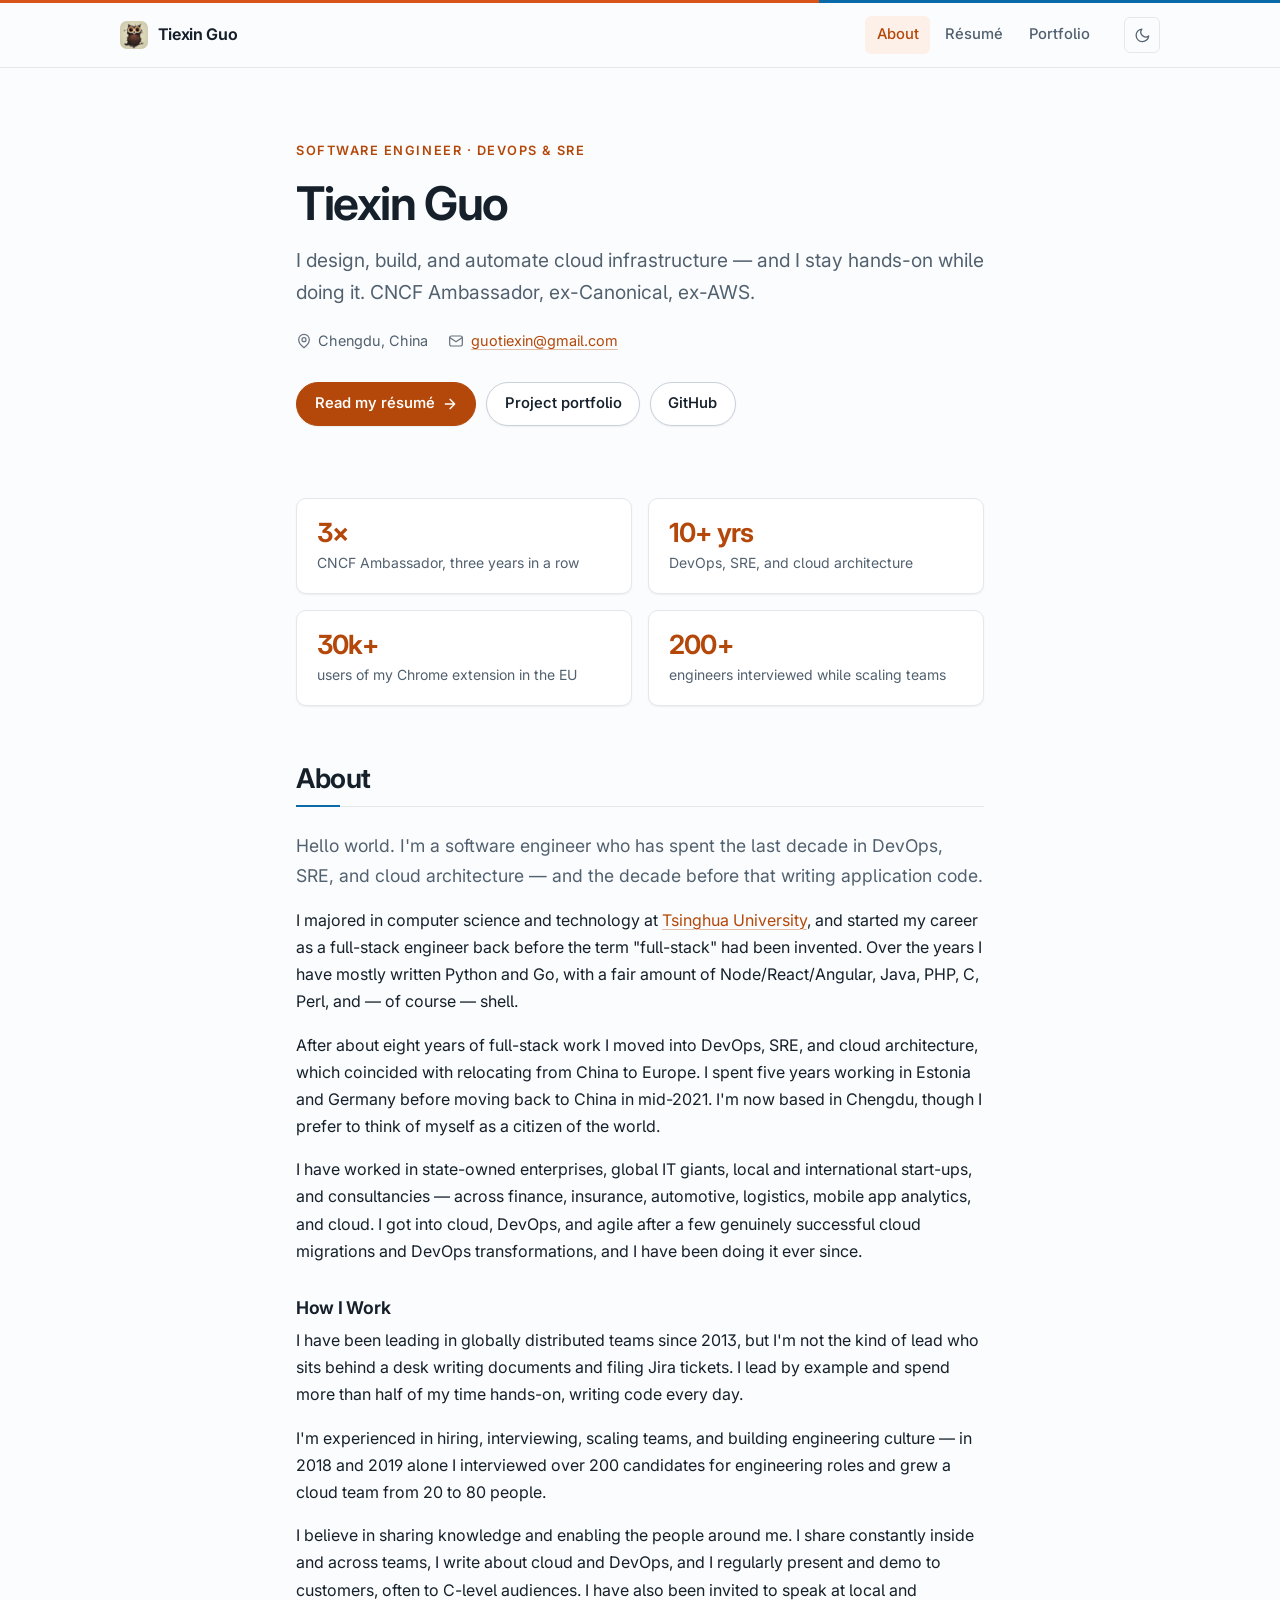
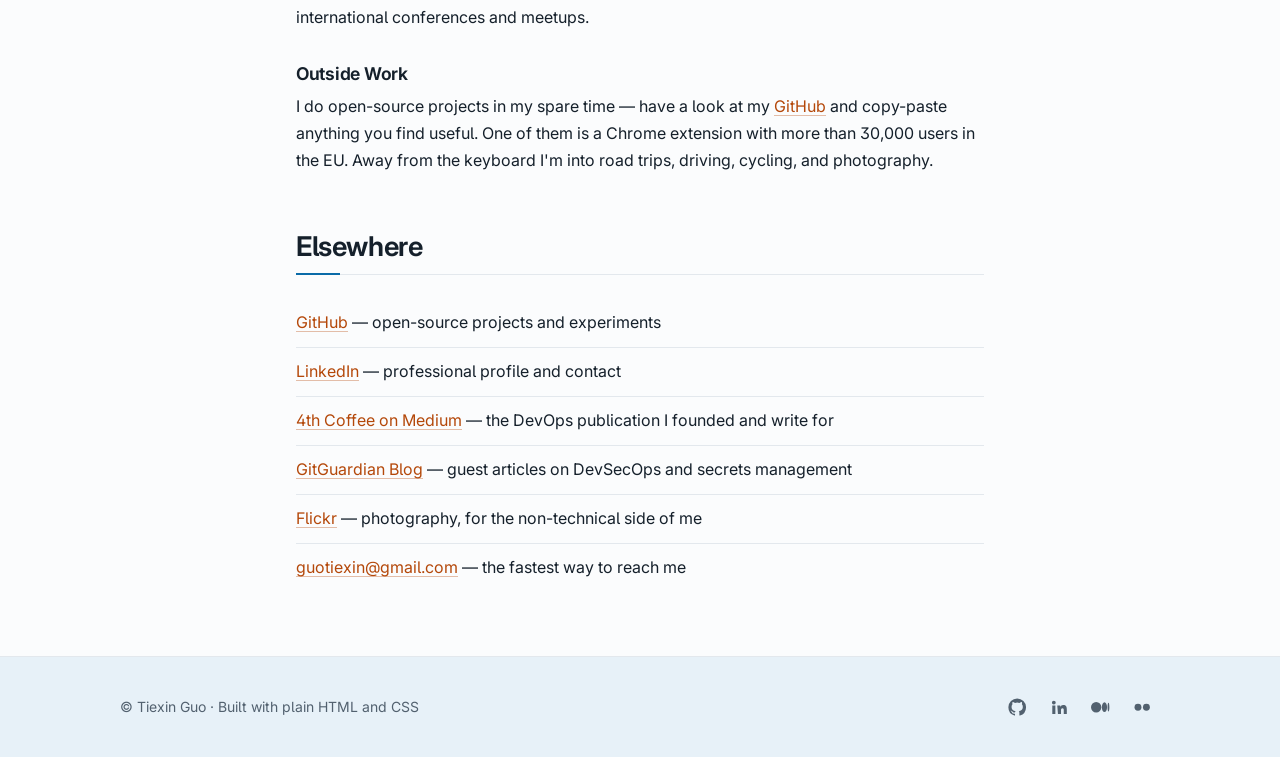
<file: index.html>
<!DOCTYPE html>
<html lang="en">

<head>
  <meta charset="utf-8">
  <meta name="viewport" content="width=device-width, initial-scale=1">
  <title>Tiexin Guo — Software Engineer, DevOps &amp; SRE</title>
  <meta name="description"
    content="Tiexin Guo is a software engineer working in DevOps, SRE, and cloud architecture. CNCF Ambassador, ex-Canonical, ex-AWS. Based in Chengdu, China.">
  <meta name="author" content="Tiexin Guo">
  <link rel="canonical" href="https://www.guotiexin.com/">
  <meta property="og:type" content="website">
  <meta property="og:title" content="Tiexin Guo — Software Engineer, DevOps &amp; SRE">
  <meta property="og:description"
    content="Software engineer working in DevOps, SRE, and cloud architecture. CNCF Ambassador, ex-Canonical, ex-AWS.">
  <meta property="og:url" content="https://www.guotiexin.com/">
  <meta property="og:image" content="https://www.guotiexin.com/assets/img/logo.jpg">
  <meta name="twitter:card" content="summary">
  <link rel="icon" href="/assets/img/favicon-32.png" sizes="32x32">
  <link rel="apple-touch-icon" href="/assets/img/logo-180.png">
  <link rel="preconnect" href="https://fonts.googleapis.com">
  <link rel="preconnect" href="https://fonts.gstatic.com" crossorigin>
  <link rel="stylesheet"
    href="https://fonts.googleapis.com/css2?family=Inter:wght@400;500;600;700&amp;display=swap">
  <link rel="stylesheet" href="/assets/css/style.css">
  <script>
    (function () {
      var r = document.documentElement;
      r.className += " js";
      try {
        var t = localStorage.getItem("theme");
        if (!t) {
          t = window.matchMedia("(prefers-color-scheme: dark)").matches ? "dark" : "light";
        }
        r.setAttribute("data-theme", t);
      } catch (e) {
        r.setAttribute("data-theme", "light");
      }
    })();
  </script>
</head>

<body>
  <a class="skip-link" href="#main">Skip to content</a>

  <header class="site-header">
    <nav class="nav" aria-label="Main">
      <a class="brand" href="/">
        <img src="/assets/img/favicon-32.png" alt="" width="32" height="32">
        <span>Tiexin Guo</span>
      </a>
      <ul class="nav-links">
        <li><a href="/" aria-current="page">About</a></li>
        <li><a href="/cv/">Résumé</a></li>
        <li><a href="/portfolio/">Portfolio</a></li>
      </ul>
      <button class="theme-toggle" type="button" aria-label="Switch to dark theme">
        <svg class="icon-moon" viewBox="0 0 24 24" fill="none" stroke="currentColor" stroke-width="1.8"
          stroke-linecap="round" stroke-linejoin="round" aria-hidden="true">
          <path d="M21 12.79A9 9 0 1 1 11.21 3 7 7 0 0 0 21 12.79z" />
        </svg>
        <svg class="icon-sun" viewBox="0 0 24 24" fill="none" stroke="currentColor" stroke-width="1.8"
          stroke-linecap="round" stroke-linejoin="round" aria-hidden="true">
          <circle cx="12" cy="12" r="4.2" />
          <path d="M12 2v2.5M12 19.5V22M2 12h2.5M19.5 12H22M4.9 4.9l1.8 1.8M17.3 17.3l1.8 1.8M19.1 4.9l-1.8 1.8M6.7 17.3l-1.8 1.8" />
        </svg>
      </button>
    </nav>
  </header>

  <main id="main">
    <div class="wrap">

      <section class="hero">
        <span class="eyebrow">Software Engineer · DevOps &amp; SRE</span>
        <h1>Tiexin Guo</h1>
        <p class="tagline">I design, build, and automate cloud infrastructure — and I stay hands-on while
          doing it. CNCF Ambassador, ex-Canonical, ex-AWS.</p>
        <div class="meta-row">
          <span>
            <svg viewBox="0 0 24 24" fill="none" stroke="currentColor" stroke-width="1.8" stroke-linecap="round"
              stroke-linejoin="round" aria-hidden="true">
              <path d="M20 10c0 6-8 12-8 12s-8-6-8-12a8 8 0 0 1 16 0z" />
              <circle cx="12" cy="10" r="3" />
            </svg>
            Chengdu, China
          </span>
          <a href="mailto:guotiexin@gmail.com">
            <svg viewBox="0 0 24 24" fill="none" stroke="currentColor" stroke-width="1.8" stroke-linecap="round"
              stroke-linejoin="round" aria-hidden="true">
              <rect x="2.5" y="4.5" width="19" height="15" rx="2.5" />
              <path d="m3 7 9 6 9-6" />
            </svg>
            guotiexin@gmail.com
          </a>
        </div>
        <div class="actions">
          <a class="btn btn--primary" href="/cv/">
            Read my résumé
            <svg viewBox="0 0 24 24" fill="none" stroke="currentColor" stroke-width="2" stroke-linecap="round"
              stroke-linejoin="round" aria-hidden="true">
              <path d="M5 12h13M12 5l7 7-7 7" />
            </svg>
          </a>
          <a class="btn" href="/portfolio/">Project portfolio</a>
          <a class="btn" href="https://github.com/ironcore864" rel="me noopener">GitHub</a>
        </div>
      </section>

      <section aria-label="At a glance">
        <ul class="card-grid">
          <li>
            <div class="card">
              <span class="stat">3×</span>
              <span class="stat-label">CNCF Ambassador, three years in a row</span>
            </div>
          </li>
          <li>
            <div class="card">
              <span class="stat">10+ yrs</span>
              <span class="stat-label">DevOps, SRE, and cloud architecture</span>
            </div>
          </li>
          <li>
            <div class="card">
              <span class="stat">30k+</span>
              <span class="stat-label">users of my Chrome extension in the EU</span>
            </div>
          </li>
          <li>
            <div class="card">
              <span class="stat">200+</span>
              <span class="stat-label">engineers interviewed while scaling teams</span>
            </div>
          </li>
        </ul>
      </section>

      <section class="prose">
        <h2 class="section-title">About</h2>

        <p class="lead">Hello world. I'm a software engineer who has spent the last decade in DevOps, SRE,
          and cloud architecture — and the decade before that writing application code.</p>

        <p>I majored in computer science and technology at
          <a href="https://en.wikipedia.org/wiki/Tsinghua_University" rel="noopener">Tsinghua University</a>, and
          started my career as a full-stack engineer back before the term "full-stack" had been invented. Over
          the years I have mostly written Python and Go, with a fair amount of Node/React/Angular, Java, PHP, C,
          Perl, and — of course — shell.
        </p>

        <p>After about eight years of full-stack work I moved into DevOps, SRE, and cloud architecture, which
          coincided with relocating from China to Europe. I spent five years working in Estonia and Germany
          before moving back to China in mid-2021. I'm now based in Chengdu, though I prefer to think of myself
          as a citizen of the world.</p>

        <p>I have worked in state-owned enterprises, global IT giants, local and international start-ups, and
          consultancies — across finance, insurance, automotive, logistics, mobile app analytics, and cloud. I
          got into cloud, DevOps, and agile after a few genuinely successful cloud migrations and DevOps
          transformations, and I have been doing it ever since.</p>

        <h3>How I Work</h3>

        <p>I have been leading in globally distributed teams since 2013, but I'm not the kind of lead who sits
          behind a desk writing documents and filing Jira tickets. I lead by example and spend more than half
          of my time hands-on, writing code every day.</p>

        <p>I'm experienced in hiring, interviewing, scaling teams, and building engineering culture — in 2018
          and 2019 alone I interviewed over 200 candidates for engineering roles and grew a cloud team from 20
          to 80 people.</p>

        <p>I believe in sharing knowledge and enabling the people around me. I share constantly inside and
          across teams, I write about cloud and DevOps, and I regularly present and demo to customers, often
          to C-level audiences. I have also been invited to speak at local and international conferences and
          meetups.</p>

        <h3>Outside Work</h3>

        <p>I do open-source projects in my spare time — have a look at my
          <a href="https://github.com/ironcore864" rel="noopener">GitHub</a> and copy-paste anything you find
          useful. One of them is a Chrome extension with more than 30,000 users in the EU. Away from the
          keyboard I'm into road trips, driving, cycling, and photography.</p>
      </section>

      <section>
        <h2 class="section-title">Elsewhere</h2>
        <ul class="link-list">
          <li><a href="https://github.com/ironcore864" rel="me noopener">GitHub</a> — open-source projects and
            experiments</li>
          <li><a href="https://www.linkedin.com/in/guotiexin/" rel="me noopener">LinkedIn</a> — professional
            profile and contact</li>
          <li><a href="https://medium.com/4th-coffee" rel="me noopener">4th Coffee on Medium</a> — the DevOps
            publication I founded and write for</li>
          <li><a href="https://blog.gitguardian.com/" rel="noopener">GitGuardian Blog</a> — guest articles on
            DevSecOps and secrets management</li>
          <li><a href="https://flickr.com/photos/guotiexin" rel="me noopener">Flickr</a> — photography, for the
            non-technical side of me</li>
          <li><a href="mailto:guotiexin@gmail.com">guotiexin@gmail.com</a> — the fastest way to reach me</li>
        </ul>
      </section>

    </div>
  </main>

  <footer class="site-footer">
    <div class="footer-inner">
      <p style="margin:0">© Tiexin Guo · Built with plain HTML and CSS</p>
      <ul class="socials">
        <li>
          <a href="https://github.com/ironcore864" rel="me noopener" aria-label="GitHub">
            <svg viewBox="0 0 24 24" fill="currentColor" aria-hidden="true">
              <path
                d="M12 .5A11.5 11.5 0 0 0 .5 12a11.5 11.5 0 0 0 7.86 10.92c.58.1.79-.25.79-.55v-1.94c-3.2.7-3.88-1.54-3.88-1.54-.53-1.34-1.29-1.7-1.29-1.7-1.05-.72.08-.7.08-.7 1.16.08 1.77 1.19 1.77 1.19 1.03 1.77 2.71 1.26 3.37.96.1-.75.4-1.26.73-1.55-2.55-.29-5.24-1.28-5.24-5.7 0-1.26.45-2.29 1.19-3.1-.12-.29-.52-1.46.11-3.05 0 0 .96-.31 3.15 1.18a10.9 10.9 0 0 1 5.74 0c2.18-1.49 3.14-1.18 3.14-1.18.63 1.59.23 2.76.12 3.05.74.81 1.18 1.84 1.18 3.1 0 4.43-2.69 5.4-5.26 5.69.42.36.79 1.06.79 2.14v3.17c0 .3.21.66.8.55A11.5 11.5 0 0 0 23.5 12A11.5 11.5 0 0 0 12 .5z" />
            </svg>
          </a>
        </li>
        <li>
          <a href="https://www.linkedin.com/in/guotiexin/" rel="me noopener" aria-label="LinkedIn">
            <svg viewBox="0 0 24 24" fill="currentColor" aria-hidden="true">
              <path
                d="M4.98 3.5A2.5 2.5 0 1 0 5 8.5a2.5 2.5 0 0 0-.02-5zM3 9.75h4v11.25H3zM9.5 9.75h3.83v1.54h.05a4.2 4.2 0 0 1 3.78-2.08c4.04 0 4.79 2.66 4.79 6.12V21h-4v-4.98c0-1.19-.02-2.72-1.66-2.72-1.66 0-1.91 1.3-1.91 2.64V21h-4z" />
            </svg>
          </a>
        </li>
        <li>
          <a href="https://medium.com/@IronCore864" rel="me noopener" aria-label="Medium">
            <svg viewBox="0 0 24 24" fill="currentColor" aria-hidden="true">
              <path
                d="M13.54 12a6.8 6.8 0 0 1-6.77 6.82A6.8 6.8 0 0 1 0 12a6.8 6.8 0 0 1 6.77-6.82A6.8 6.8 0 0 1 13.54 12zM20.96 12c0 3.54-1.51 6.4-3.39 6.4-1.87 0-3.39-2.86-3.39-6.4s1.52-6.4 3.4-6.4 3.38 2.86 3.38 6.4zM24 12c0 3.17-.53 5.74-1.19 5.74-.66 0-1.19-2.57-1.19-5.74s.53-5.74 1.19-5.74C23.47 6.26 24 8.83 24 12z" />
            </svg>
          </a>
        </li>
        <li>
          <a href="https://flickr.com/people/ironcore864/" rel="me noopener" aria-label="Flickr">
            <svg viewBox="0 0 24 24" fill="currentColor" aria-hidden="true">
              <circle cx="6.5" cy="12" r="4.5" />
              <circle cx="17.5" cy="12" r="4.5" />
            </svg>
          </a>
        </li>
      </ul>
    </div>
  </footer>

  <script src="/assets/js/theme.js" defer></script>
</body>

</html>
</file>
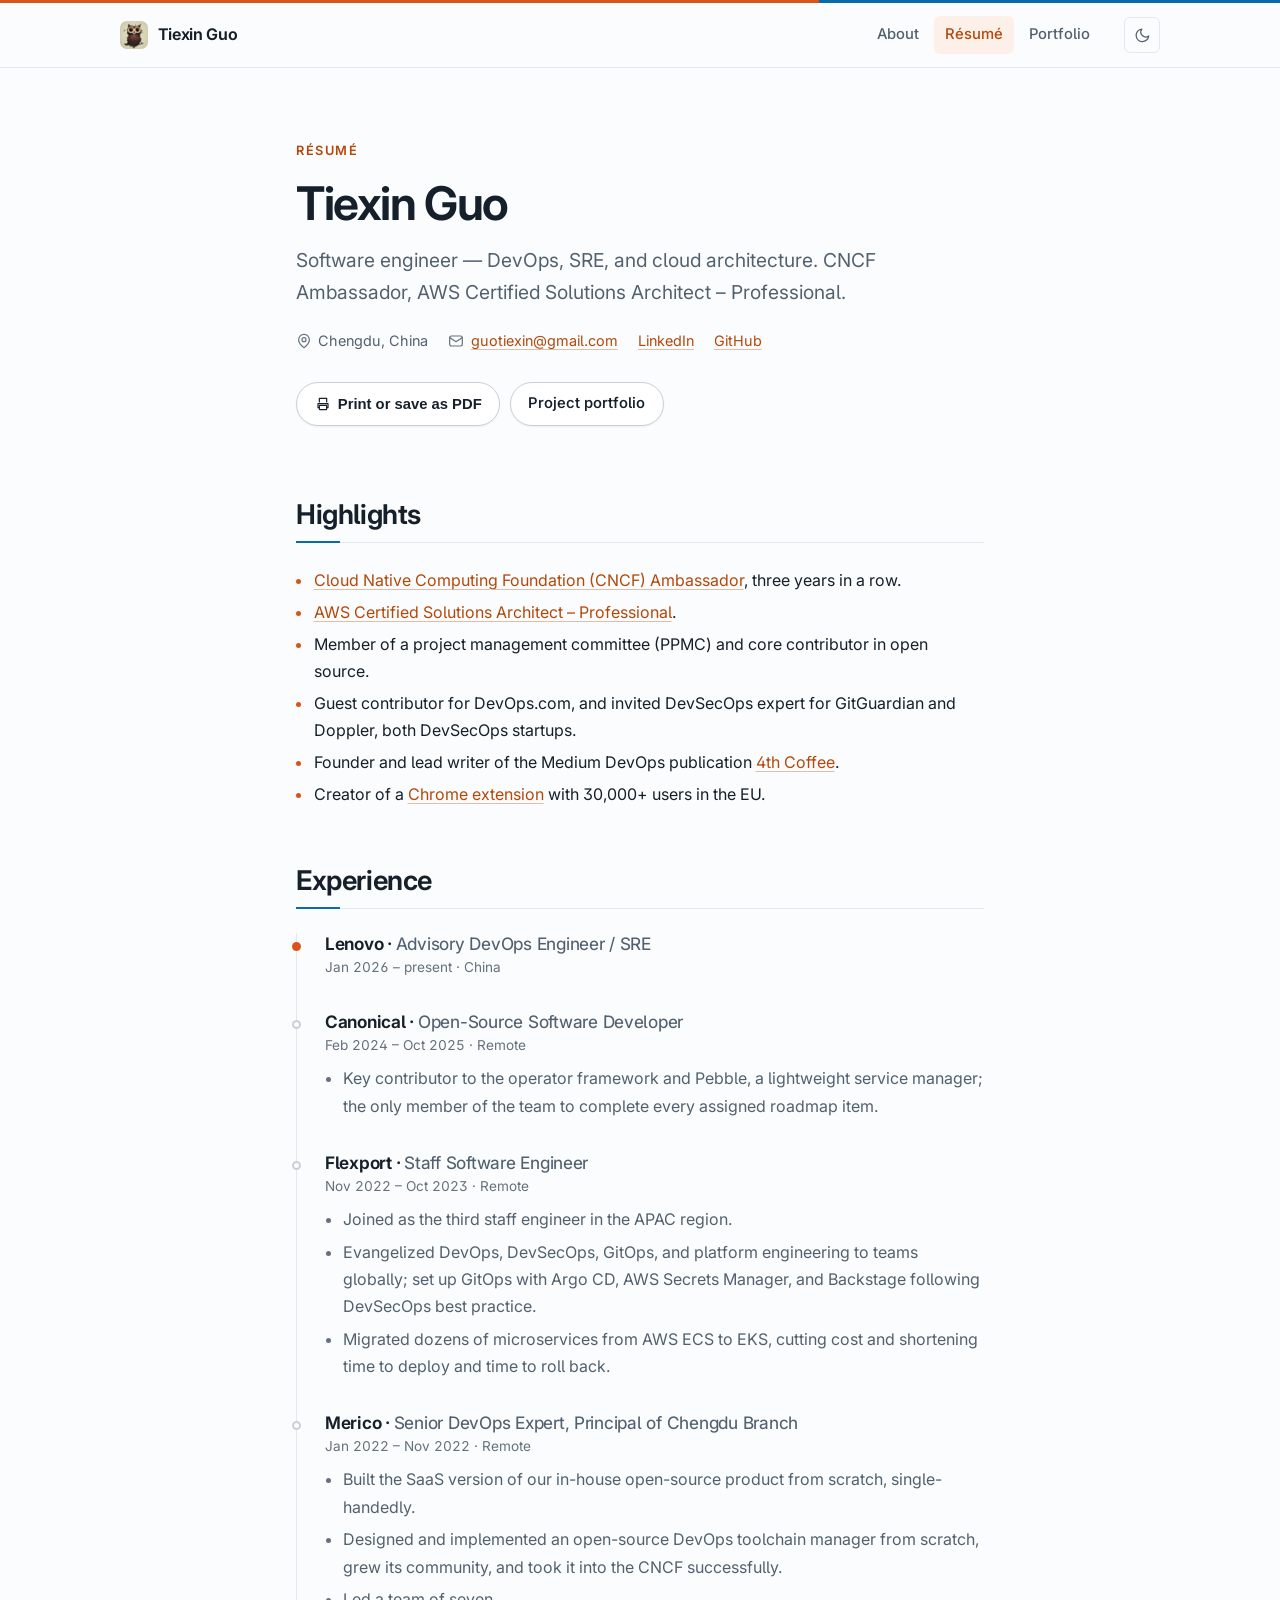
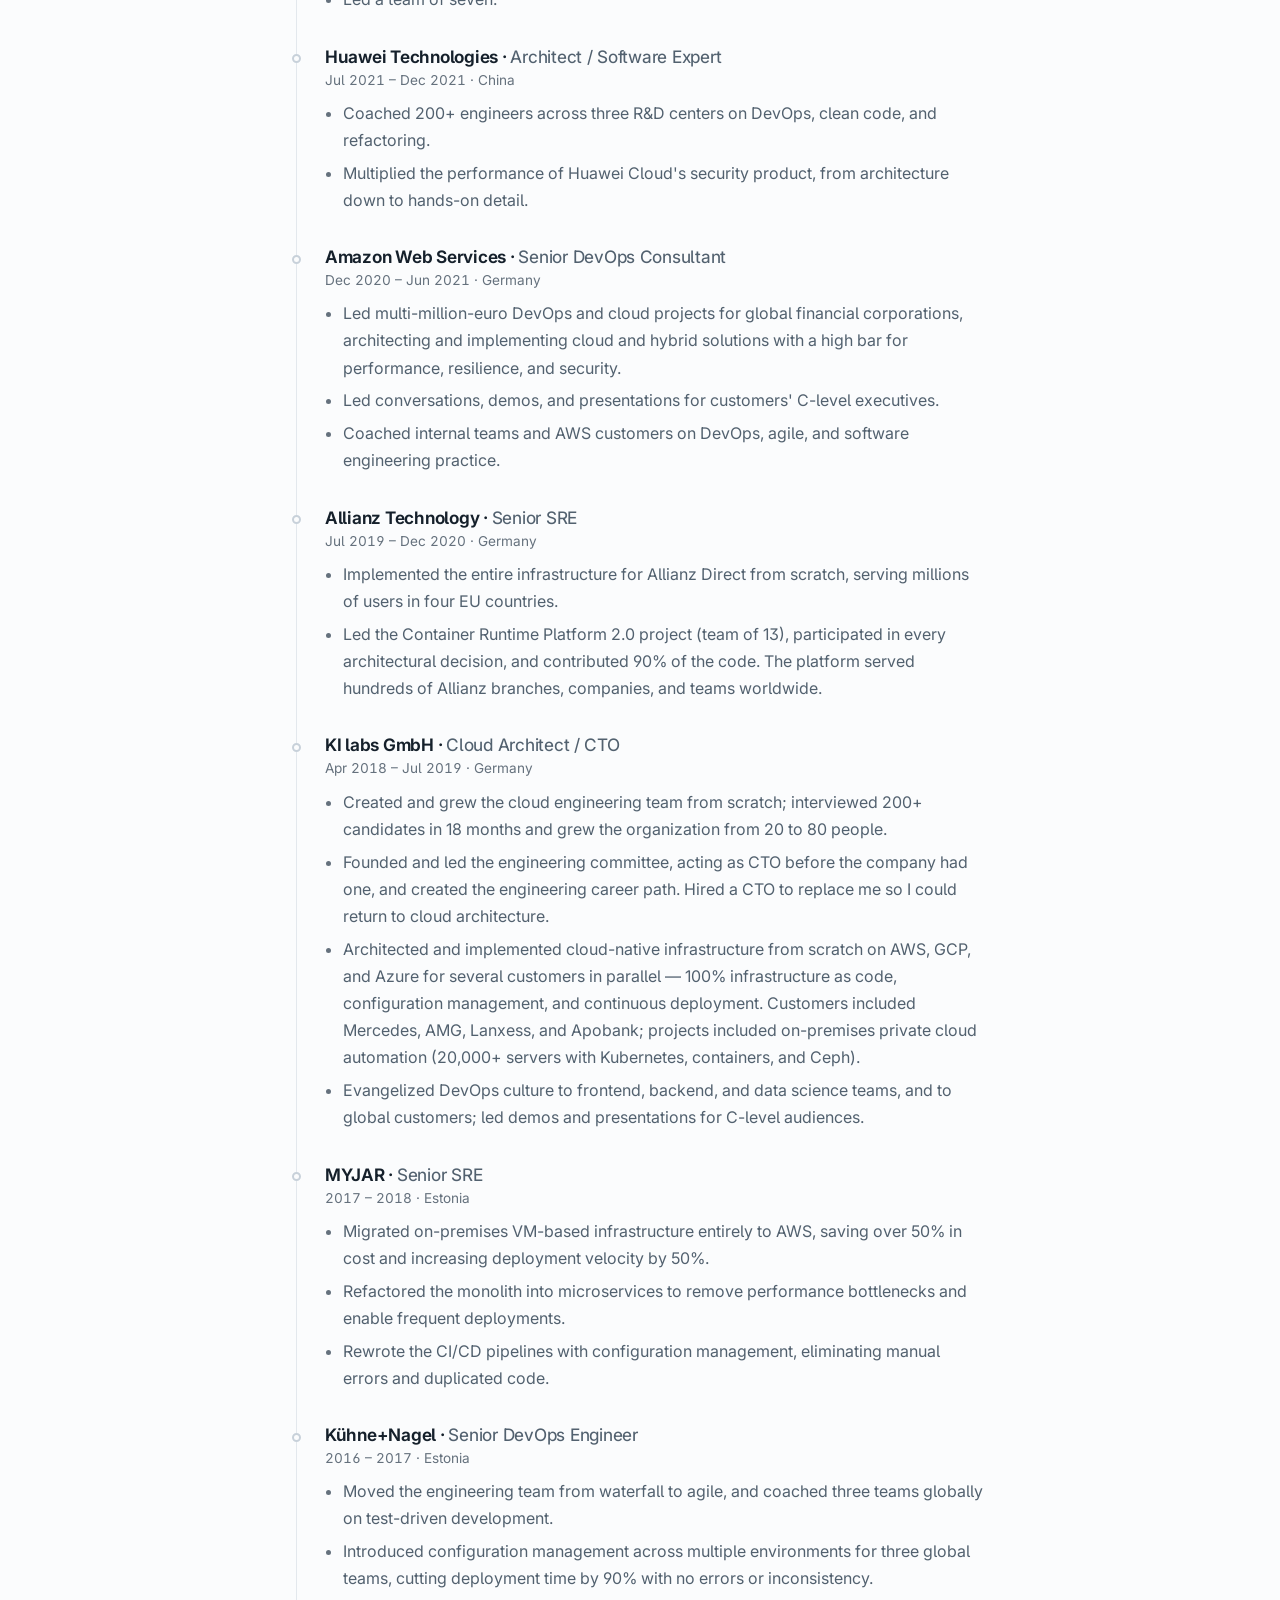
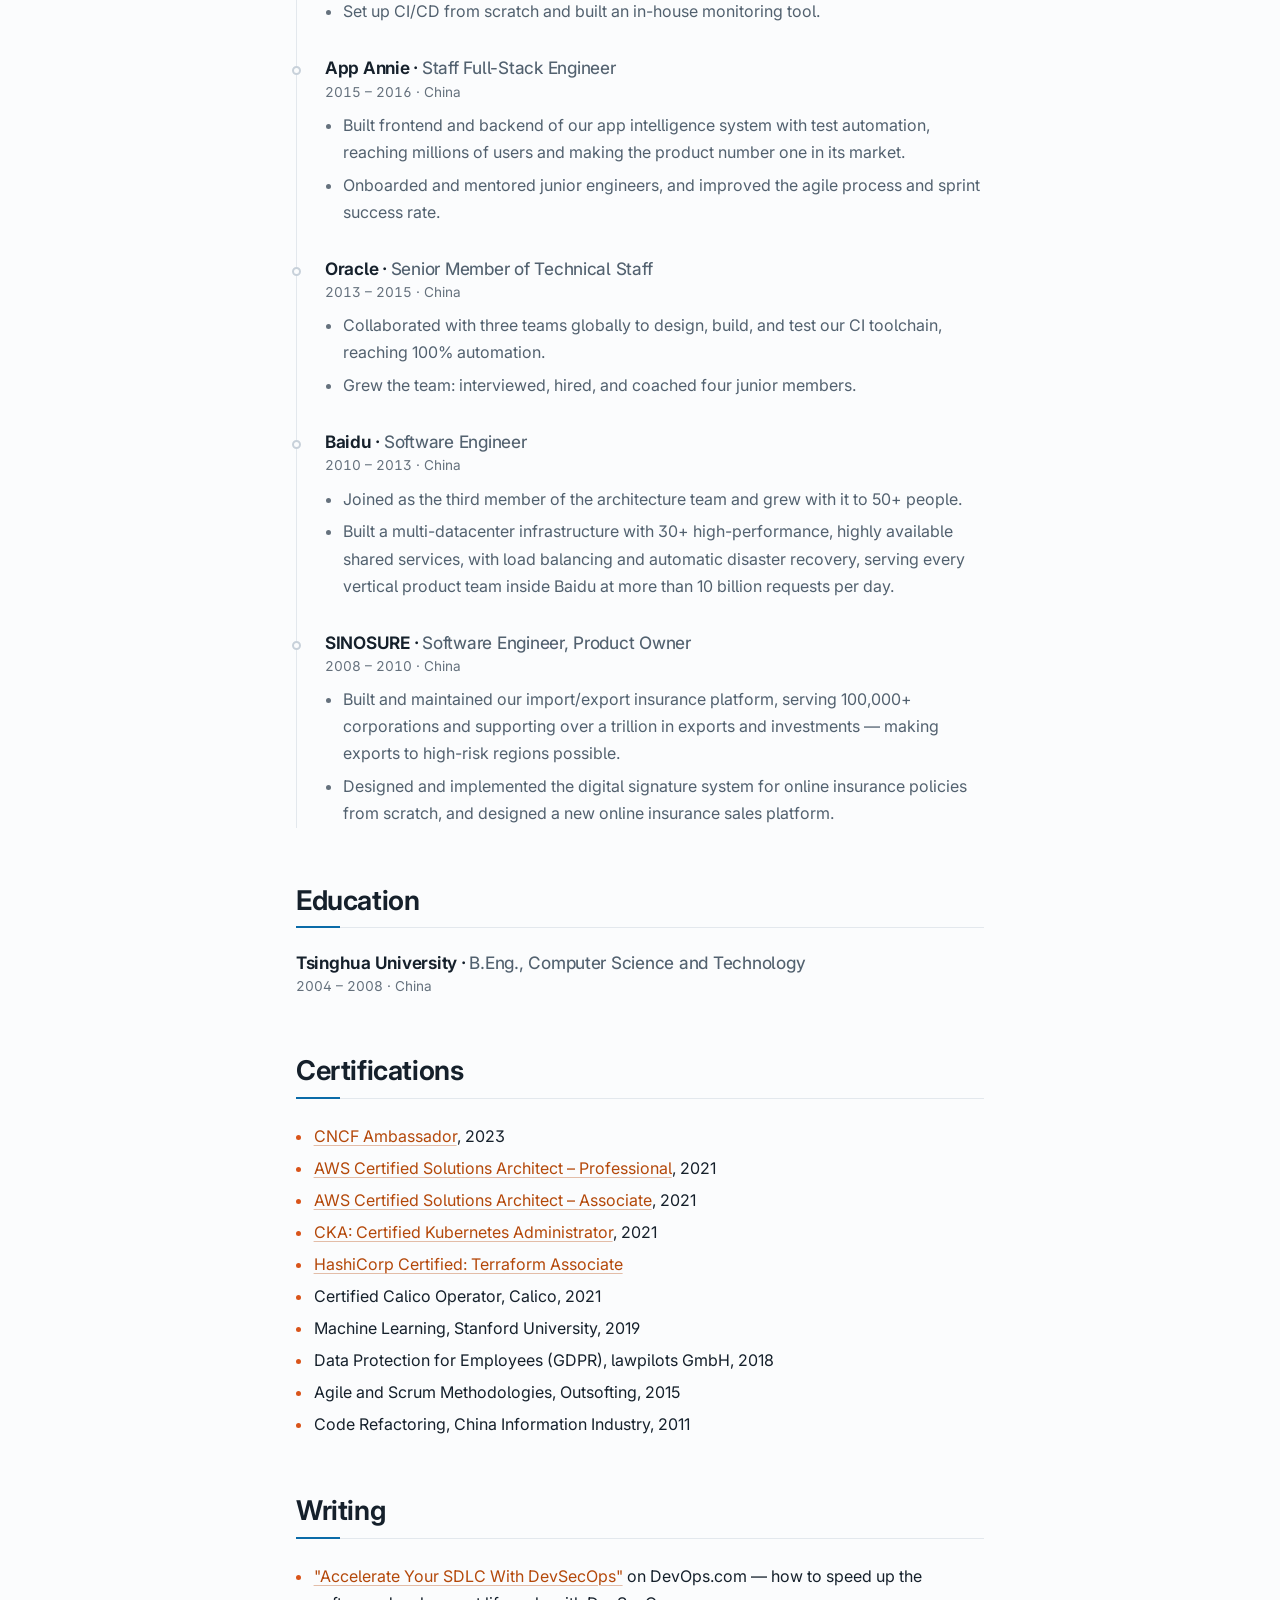
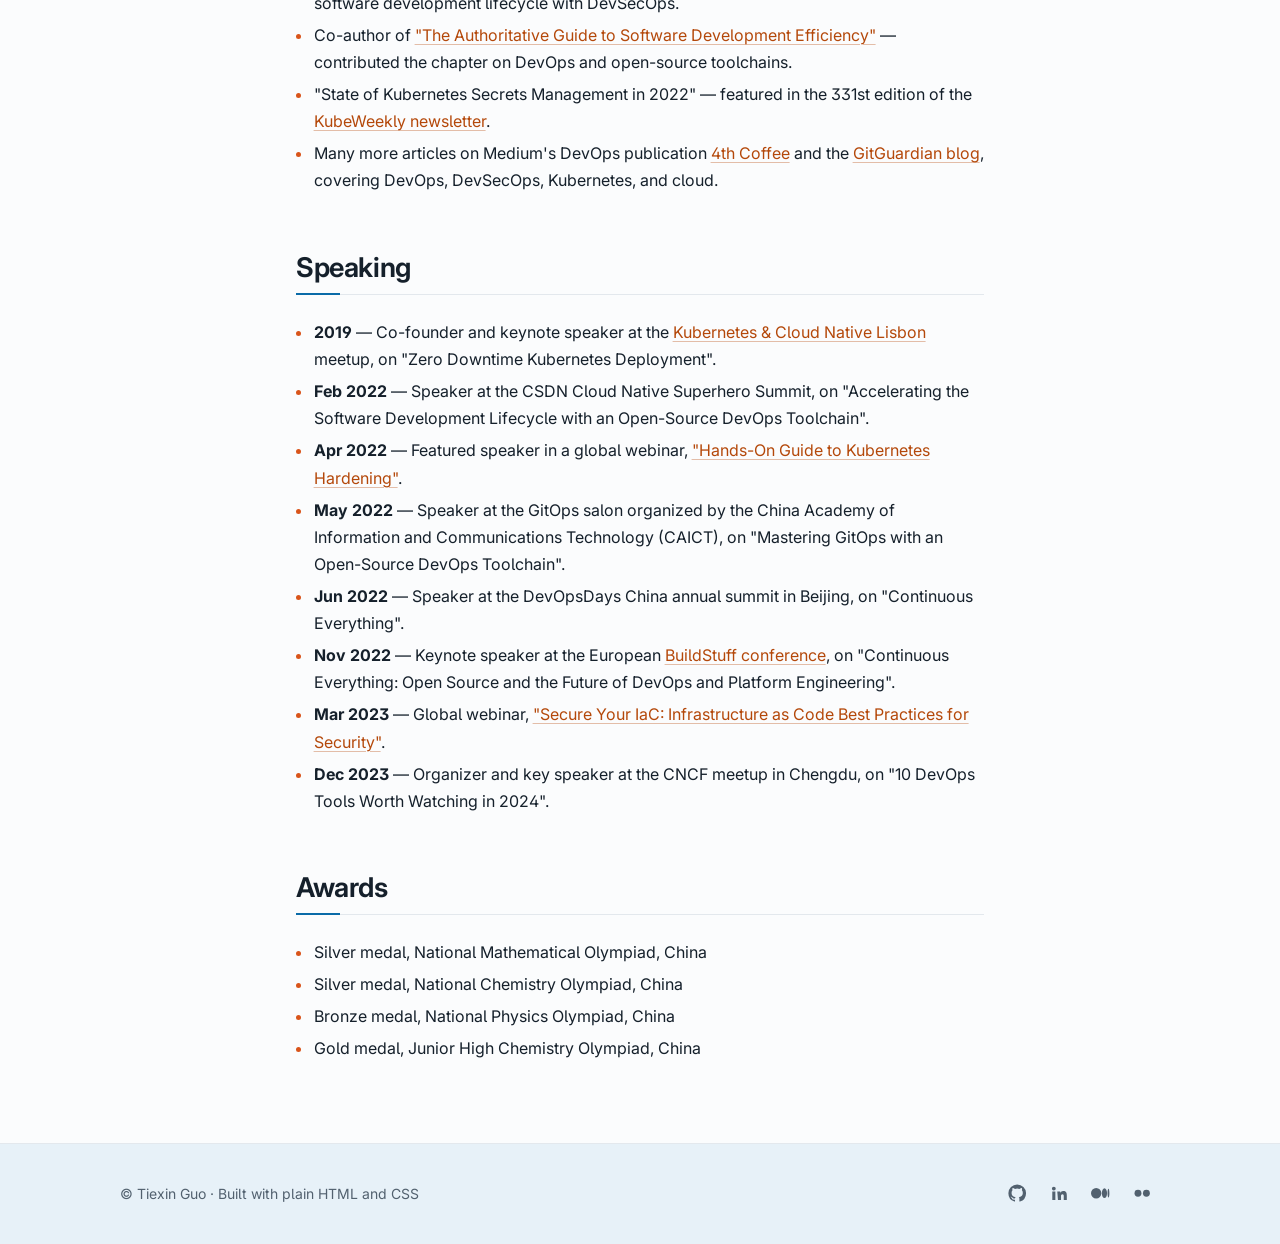
<file: cv/index.html>
<!DOCTYPE html>
<html lang="en">

<head>
  <meta charset="utf-8">
  <meta name="viewport" content="width=device-width, initial-scale=1">
  <title>Résumé — Tiexin Guo</title>
  <meta name="description"
    content="Résumé of Tiexin Guo: 18 years in software engineering, DevOps, SRE, and cloud architecture at Lenovo, Canonical, Flexport, Huawei, AWS, Allianz, Oracle, and Baidu.">
  <meta name="author" content="Tiexin Guo">
  <link rel="canonical" href="https://www.guotiexin.com/cv/">
  <meta property="og:type" content="profile">
  <meta property="og:title" content="Résumé — Tiexin Guo">
  <meta property="og:description"
    content="18 years in software engineering, DevOps, SRE, and cloud architecture.">
  <meta property="og:url" content="https://www.guotiexin.com/cv/">
  <meta property="og:image" content="https://www.guotiexin.com/assets/img/logo.jpg">
  <meta name="twitter:card" content="summary">
  <link rel="icon" href="/assets/img/favicon-32.png" sizes="32x32">
  <link rel="apple-touch-icon" href="/assets/img/logo-180.png">
  <link rel="preconnect" href="https://fonts.googleapis.com">
  <link rel="preconnect" href="https://fonts.gstatic.com" crossorigin>
  <link rel="stylesheet"
    href="https://fonts.googleapis.com/css2?family=Inter:wght@400;500;600;700&amp;display=swap">
  <link rel="stylesheet" href="/assets/css/style.css">
  <script>
    (function () {
      var r = document.documentElement;
      r.className += " js";
      try {
        var t = localStorage.getItem("theme");
        if (!t) {
          t = window.matchMedia("(prefers-color-scheme: dark)").matches ? "dark" : "light";
        }
        r.setAttribute("data-theme", t);
      } catch (e) {
        r.setAttribute("data-theme", "light");
      }
    })();
  </script>
</head>

<body>
  <a class="skip-link" href="#main">Skip to content</a>

  <header class="site-header">
    <nav class="nav" aria-label="Main">
      <a class="brand" href="/">
        <img src="/assets/img/favicon-32.png" alt="" width="32" height="32">
        <span>Tiexin Guo</span>
      </a>
      <ul class="nav-links">
        <li><a href="/">About</a></li>
        <li><a href="/cv/" aria-current="page">Résumé</a></li>
        <li><a href="/portfolio/">Portfolio</a></li>
      </ul>
      <button class="theme-toggle" type="button" aria-label="Switch to dark theme">
        <svg class="icon-moon" viewBox="0 0 24 24" fill="none" stroke="currentColor" stroke-width="1.8"
          stroke-linecap="round" stroke-linejoin="round" aria-hidden="true">
          <path d="M21 12.79A9 9 0 1 1 11.21 3 7 7 0 0 0 21 12.79z" />
        </svg>
        <svg class="icon-sun" viewBox="0 0 24 24" fill="none" stroke="currentColor" stroke-width="1.8"
          stroke-linecap="round" stroke-linejoin="round" aria-hidden="true">
          <circle cx="12" cy="12" r="4.2" />
          <path d="M12 2v2.5M12 19.5V22M2 12h2.5M19.5 12H22M4.9 4.9l1.8 1.8M17.3 17.3l1.8 1.8M19.1 4.9l-1.8 1.8M6.7 17.3l-1.8 1.8" />
        </svg>
      </button>
    </nav>
  </header>

  <main id="main">
    <div class="wrap">

      <section class="hero">
        <span class="eyebrow">Résumé</span>
        <h1>Tiexin Guo</h1>
        <p class="tagline">Software engineer — DevOps, SRE, and cloud architecture. CNCF Ambassador,
          AWS Certified Solutions Architect – Professional.</p>
        <div class="meta-row">
          <span>
            <svg viewBox="0 0 24 24" fill="none" stroke="currentColor" stroke-width="1.8" stroke-linecap="round"
              stroke-linejoin="round" aria-hidden="true">
              <path d="M20 10c0 6-8 12-8 12s-8-6-8-12a8 8 0 0 1 16 0z" />
              <circle cx="12" cy="10" r="3" />
            </svg>
            Chengdu, China
          </span>
          <a href="mailto:guotiexin@gmail.com">
            <svg viewBox="0 0 24 24" fill="none" stroke="currentColor" stroke-width="1.8" stroke-linecap="round"
              stroke-linejoin="round" aria-hidden="true">
              <rect x="2.5" y="4.5" width="19" height="15" rx="2.5" />
              <path d="m3 7 9 6 9-6" />
            </svg>
            guotiexin@gmail.com
          </a>
          <a href="https://www.linkedin.com/in/guotiexin/" rel="me noopener">LinkedIn</a>
          <a href="https://github.com/ironcore864" rel="me noopener">GitHub</a>
        </div>
        <div class="actions">
          <button class="btn" type="button" id="print-cv">
            <svg viewBox="0 0 24 24" fill="none" stroke="currentColor" stroke-width="1.8" stroke-linecap="round"
              stroke-linejoin="round" aria-hidden="true">
              <path d="M6.5 9V3.5h11V9M6.5 17.5h-2v-6h15v6h-2" />
              <rect x="6.5" y="14" width="11" height="6.5" rx="1" />
            </svg>
            Print or save as PDF
          </button>
          <a class="btn" href="/portfolio/">Project portfolio</a>
        </div>
      </section>

      <section>
        <h2 class="section-title">Highlights</h2>
        <ul class="plain-list">
          <li><a href="https://www.cncf.io/people/ambassadors/?p=tiexin-guo" rel="noopener">Cloud Native
              Computing Foundation (CNCF) Ambassador</a>, three years in a row.</li>
          <li><a href="https://www.credly.com/badges/26bd12d1-296a-4282-b676-6ae431eb9502" rel="noopener">AWS
              Certified Solutions Architect – Professional</a>.</li>
          <li>Member of a project management committee (PPMC) and core contributor in open source.</li>
          <li>Guest contributor for DevOps.com, and invited DevSecOps expert for GitGuardian and Doppler, both
            DevSecOps startups.</li>
          <li>Founder and lead writer of the Medium DevOps publication
            <a href="https://medium.com/4th-coffee" rel="noopener">4th Coffee</a>.
          </li>
          <li>Creator of a
            <a href="https://chrome.google.com/webstore/detail/amazon-best-price-europe/iaakgomiepekffchlipoegcgahfcdbad"
              rel="noopener">Chrome extension</a> with 30,000+ users in the EU.
          </li>
        </ul>
      </section>

      <section>
        <h2 class="section-title">Experience</h2>
        <ol class="timeline">

          <li>
            <div class="entry-head">
              <h3><span class="entry-org">Lenovo</span> · <span class="entry-role">Advisory DevOps Engineer /
                  SRE</span></h3>
            </div>
            <p class="entry-meta">Jan 2026 – present · China</p>
          </li>

          <li>
            <div class="entry-head">
              <h3><span class="entry-org">Canonical</span> · <span class="entry-role">Open-Source Software
                  Developer</span></h3>
            </div>
            <p class="entry-meta">Feb 2024 – Oct 2025 · Remote</p>
            <ul class="entry-body">
              <li>Key contributor to the operator framework and Pebble, a lightweight service manager; the only
                member of the team to complete every assigned roadmap item.</li>
            </ul>
          </li>

          <li>
            <div class="entry-head">
              <h3><span class="entry-org">Flexport</span> · <span class="entry-role">Staff Software
                  Engineer</span></h3>
            </div>
            <p class="entry-meta">Nov 2022 – Oct 2023 · Remote</p>
            <ul class="entry-body">
              <li>Joined as the third staff engineer in the APAC region.</li>
              <li>Evangelized DevOps, DevSecOps, GitOps, and platform engineering to teams globally; set up
                GitOps with Argo CD, AWS Secrets Manager, and Backstage following DevSecOps best practice.</li>
              <li>Migrated dozens of microservices from AWS ECS to EKS, cutting cost and shortening time to
                deploy and time to roll back.</li>
            </ul>
          </li>

          <li>
            <div class="entry-head">
              <h3><span class="entry-org">Merico</span> · <span class="entry-role">Senior DevOps Expert,
                  Principal of Chengdu Branch</span></h3>
            </div>
            <p class="entry-meta">Jan 2022 – Nov 2022 · Remote</p>
            <ul class="entry-body">
              <li>Built the SaaS version of our in-house open-source product from scratch, single-handedly.</li>
              <li>Designed and implemented an open-source DevOps toolchain manager from scratch, grew its
                community, and took it into the CNCF successfully.</li>
              <li>Led a team of seven.</li>
            </ul>
          </li>

          <li>
            <div class="entry-head">
              <h3><span class="entry-org">Huawei Technologies</span> · <span class="entry-role">Architect /
                  Software Expert</span></h3>
            </div>
            <p class="entry-meta">Jul 2021 – Dec 2021 · China</p>
            <ul class="entry-body">
              <li>Coached 200+ engineers across three R&amp;D centers on DevOps, clean code, and refactoring.</li>
              <li>Multiplied the performance of Huawei Cloud's security product, from architecture down to
                hands-on detail.</li>
            </ul>
          </li>

          <li>
            <div class="entry-head">
              <h3><span class="entry-org">Amazon Web Services</span> · <span class="entry-role">Senior DevOps
                  Consultant</span></h3>
            </div>
            <p class="entry-meta">Dec 2020 – Jun 2021 · Germany</p>
            <ul class="entry-body">
              <li>Led multi-million-euro DevOps and cloud projects for global financial corporations,
                architecting and implementing cloud and hybrid solutions with a high bar for performance,
                resilience, and security.</li>
              <li>Led conversations, demos, and presentations for customers' C-level executives.</li>
              <li>Coached internal teams and AWS customers on DevOps, agile, and software engineering practice.</li>
            </ul>
          </li>

          <li>
            <div class="entry-head">
              <h3><span class="entry-org">Allianz Technology</span> · <span class="entry-role">Senior SRE</span>
              </h3>
            </div>
            <p class="entry-meta">Jul 2019 – Dec 2020 · Germany</p>
            <ul class="entry-body">
              <li>Implemented the entire infrastructure for Allianz Direct from scratch, serving millions of
                users in four EU countries.</li>
              <li>Led the Container Runtime Platform 2.0 project (team of 13), participated in every
                architectural decision, and contributed 90% of the code. The platform served hundreds of Allianz
                branches, companies, and teams worldwide.</li>
            </ul>
          </li>

          <li>
            <div class="entry-head">
              <h3><span class="entry-org">KI labs GmbH</span> · <span class="entry-role">Cloud Architect /
                  CTO</span></h3>
            </div>
            <p class="entry-meta">Apr 2018 – Jul 2019 · Germany</p>
            <ul class="entry-body">
              <li>Created and grew the cloud engineering team from scratch; interviewed 200+ candidates in 18
                months and grew the organization from 20 to 80 people.</li>
              <li>Founded and led the engineering committee, acting as CTO before the company had one, and
                created the engineering career path. Hired a CTO to replace me so I could return to cloud
                architecture.</li>
              <li>Architected and implemented cloud-native infrastructure from scratch on AWS, GCP, and Azure
                for several customers in parallel — 100% infrastructure as code, configuration management, and
                continuous deployment. Customers included Mercedes, AMG, Lanxess, and Apobank; projects included
                on-premises private cloud automation (20,000+ servers with Kubernetes, containers, and Ceph).
              </li>
              <li>Evangelized DevOps culture to frontend, backend, and data science teams, and to global
                customers; led demos and presentations for C-level audiences.</li>
            </ul>
          </li>

          <li>
            <div class="entry-head">
              <h3><span class="entry-org">MYJAR</span> · <span class="entry-role">Senior SRE</span></h3>
            </div>
            <p class="entry-meta">2017 – 2018 · Estonia</p>
            <ul class="entry-body">
              <li>Migrated on-premises VM-based infrastructure entirely to AWS, saving over 50% in cost and
                increasing deployment velocity by 50%.</li>
              <li>Refactored the monolith into microservices to remove performance bottlenecks and enable
                frequent deployments.</li>
              <li>Rewrote the CI/CD pipelines with configuration management, eliminating manual errors and
                duplicated code.</li>
            </ul>
          </li>

          <li>
            <div class="entry-head">
              <h3><span class="entry-org">Kühne+Nagel</span> · <span class="entry-role">Senior DevOps
                  Engineer</span></h3>
            </div>
            <p class="entry-meta">2016 – 2017 · Estonia</p>
            <ul class="entry-body">
              <li>Moved the engineering team from waterfall to agile, and coached three teams globally on
                test-driven development.</li>
              <li>Introduced configuration management across multiple environments for three global teams,
                cutting deployment time by 90% with no errors or inconsistency.</li>
              <li>Set up CI/CD from scratch and built an in-house monitoring tool.</li>
            </ul>
          </li>

          <li>
            <div class="entry-head">
              <h3><span class="entry-org">App Annie</span> · <span class="entry-role">Staff Full-Stack
                  Engineer</span></h3>
            </div>
            <p class="entry-meta">2015 – 2016 · China</p>
            <ul class="entry-body">
              <li>Built frontend and backend of our app intelligence system with test automation, reaching
                millions of users and making the product number one in its market.</li>
              <li>Onboarded and mentored junior engineers, and improved the agile process and sprint success
                rate.</li>
            </ul>
          </li>

          <li>
            <div class="entry-head">
              <h3><span class="entry-org">Oracle</span> · <span class="entry-role">Senior Member of Technical
                  Staff</span></h3>
            </div>
            <p class="entry-meta">2013 – 2015 · China</p>
            <ul class="entry-body">
              <li>Collaborated with three teams globally to design, build, and test our CI toolchain, reaching
                100% automation.</li>
              <li>Grew the team: interviewed, hired, and coached four junior members.</li>
            </ul>
          </li>

          <li>
            <div class="entry-head">
              <h3><span class="entry-org">Baidu</span> · <span class="entry-role">Software Engineer</span></h3>
            </div>
            <p class="entry-meta">2010 – 2013 · China</p>
            <ul class="entry-body">
              <li>Joined as the third member of the architecture team and grew with it to 50+ people.</li>
              <li>Built a multi-datacenter infrastructure with 30+ high-performance, highly available shared
                services, with load balancing and automatic disaster recovery, serving every vertical product
                team inside Baidu at more than 10 billion requests per day.</li>
            </ul>
          </li>

          <li>
            <div class="entry-head">
              <h3><span class="entry-org">SINOSURE</span> · <span class="entry-role">Software Engineer, Product
                  Owner</span></h3>
            </div>
            <p class="entry-meta">2008 – 2010 · China</p>
            <ul class="entry-body">
              <li>Built and maintained our import/export insurance platform, serving 100,000+ corporations and
                supporting over a trillion in exports and investments — making exports to high-risk regions
                possible.</li>
              <li>Designed and implemented the digital signature system for online insurance policies from
                scratch, and designed a new online insurance sales platform.</li>
            </ul>
          </li>

        </ol>
      </section>

      <section>
        <h2 class="section-title">Education</h2>
        <div class="entry-head">
          <h3><span class="entry-org">Tsinghua University</span> · <span class="entry-role">B.Eng., Computer
              Science and Technology</span></h3>
        </div>
        <p class="entry-meta">2004 – 2008 · China</p>
      </section>

      <section>
        <h2 class="section-title">Certifications</h2>
        <ul class="plain-list">
          <li><a href="https://www.credly.com/badges/32d87d20-c81d-4767-8e25-ff2530d67659" rel="noopener">CNCF
              Ambassador</a>, 2023</li>
          <li><a href="https://www.credly.com/badges/26bd12d1-296a-4282-b676-6ae431eb9502" rel="noopener">AWS
              Certified Solutions Architect – Professional</a>, 2021</li>
          <li><a href="https://www.credly.com/badges/2c6d301a-174d-46fc-ba65-79a5186e45fb" rel="noopener">AWS
              Certified Solutions Architect – Associate</a>, 2021</li>
          <li><a href="https://www.credly.com/badges/3416181b-5580-4b14-be98-5b2e96f42364" rel="noopener">CKA:
              Certified Kubernetes Administrator</a>, 2021</li>
          <li><a href="https://www.credly.com/badges/cf3aab70-88a1-4b6b-a451-41da9eafd48f" rel="noopener">HashiCorp
              Certified: Terraform Associate</a></li>
          <li>Certified Calico Operator, Calico, 2021</li>
          <li>Machine Learning, Stanford University, 2019</li>
          <li>Data Protection for Employees (GDPR), lawpilots GmbH, 2018</li>
          <li>Agile and Scrum Methodologies, Outsofting, 2015</li>
          <li>Code Refactoring, China Information Industry, 2011</li>
        </ul>
      </section>

      <section>
        <h2 class="section-title">Writing</h2>
        <ul class="plain-list">
          <li><a href="https://devops.com/accelerate-your-sdlc-with-devsecops/" rel="noopener">"Accelerate Your
              SDLC With DevSecOps"</a> on DevOps.com — how to speed up the software development lifecycle with
            DevSecOps.</li>
          <li>Co-author of <a href="https://item.jd.com/13388971.html" rel="noopener">"The Authoritative Guide to
              Software Development Efficiency"</a> — contributed the chapter on DevOps and open-source
            toolchains.</li>
          <li>"State of Kubernetes Secrets Management in 2022" — featured in the 331st edition of the
            <a href="https://email.linuxfoundation.org/kubeweekly-331" rel="noopener">KubeWeekly
              newsletter</a>.
          </li>
          <li>Many more articles on Medium's DevOps publication
            <a href="https://medium.com/4th-coffee" rel="noopener">4th Coffee</a> and the
            <a href="https://blog.gitguardian.com/" rel="noopener">GitGuardian blog</a>, covering DevOps,
            DevSecOps, Kubernetes, and cloud.
          </li>
        </ul>
      </section>

      <section>
        <h2 class="section-title">Speaking</h2>
        <ul class="plain-list">
          <li><strong>2019</strong> — Co-founder and keynote speaker at the
            <a href="https://www.meetup.com/cloudnativelx/" rel="noopener">Kubernetes &amp; Cloud Native
              Lisbon</a> meetup, on "Zero Downtime Kubernetes Deployment".
          </li>
          <li><strong>Feb 2022</strong> — Speaker at the CSDN Cloud Native Superhero Summit, on "Accelerating the
            Software Development Lifecycle with an Open-Source DevOps Toolchain".</li>
          <li><strong>Apr 2022</strong> — Featured speaker in a global webinar,
            <a href="https://www.youtube.com/watch?v=TVS0Thp_gwk" rel="noopener">"Hands-On Guide to Kubernetes
              Hardening"</a>.
          </li>
          <li><strong>May 2022</strong> — Speaker at the GitOps salon organized by the China Academy of
            Information and Communications Technology (CAICT), on "Mastering GitOps with an Open-Source DevOps
            Toolchain".</li>
          <li><strong>Jun 2022</strong> — Speaker at the DevOpsDays China annual summit in Beijing, on
            "Continuous Everything".</li>
          <li><strong>Nov 2022</strong> — Keynote speaker at the European
            <a href="https://events.pinetool.ai/2761/#sessions/" rel="noopener">BuildStuff conference</a>, on
            "Continuous Everything: Open Source and the Future of DevOps and Platform Engineering".
          </li>
          <li><strong>Mar 2023</strong> — Global webinar,
            <a href="https://www.youtube.com/watch?v=7fFKfKFIyYA" rel="noopener">"Secure Your IaC: Infrastructure
              as Code Best Practices for Security"</a>.
          </li>
          <li><strong>Dec 2023</strong> — Organizer and key speaker at the CNCF meetup in Chengdu, on "10 DevOps
            Tools Worth Watching in 2024".</li>
        </ul>
      </section>

      <section>
        <h2 class="section-title">Awards</h2>
        <ul class="plain-list">
          <li>Silver medal, National Mathematical Olympiad, China</li>
          <li>Silver medal, National Chemistry Olympiad, China</li>
          <li>Bronze medal, National Physics Olympiad, China</li>
          <li>Gold medal, Junior High Chemistry Olympiad, China</li>
        </ul>
      </section>

    </div>
  </main>

  <footer class="site-footer">
    <div class="footer-inner">
      <p style="margin:0">© Tiexin Guo · Built with plain HTML and CSS</p>
      <ul class="socials">
        <li>
          <a href="https://github.com/ironcore864" rel="me noopener" aria-label="GitHub">
            <svg viewBox="0 0 24 24" fill="currentColor" aria-hidden="true">
              <path
                d="M12 .5A11.5 11.5 0 0 0 .5 12a11.5 11.5 0 0 0 7.86 10.92c.58.1.79-.25.79-.55v-1.94c-3.2.7-3.88-1.54-3.88-1.54-.53-1.34-1.29-1.7-1.29-1.7-1.05-.72.08-.7.08-.7 1.16.08 1.77 1.19 1.77 1.19 1.03 1.77 2.71 1.26 3.37.96.1-.75.4-1.26.73-1.55-2.55-.29-5.24-1.28-5.24-5.7 0-1.26.45-2.29 1.19-3.1-.12-.29-.52-1.46.11-3.05 0 0 .96-.31 3.15 1.18a10.9 10.9 0 0 1 5.74 0c2.18-1.49 3.14-1.18 3.14-1.18.63 1.59.23 2.76.12 3.05.74.81 1.18 1.84 1.18 3.1 0 4.43-2.69 5.4-5.26 5.69.42.36.79 1.06.79 2.14v3.17c0 .3.21.66.8.55A11.5 11.5 0 0 0 23.5 12A11.5 11.5 0 0 0 12 .5z" />
            </svg>
          </a>
        </li>
        <li>
          <a href="https://www.linkedin.com/in/guotiexin/" rel="me noopener" aria-label="LinkedIn">
            <svg viewBox="0 0 24 24" fill="currentColor" aria-hidden="true">
              <path
                d="M4.98 3.5A2.5 2.5 0 1 0 5 8.5a2.5 2.5 0 0 0-.02-5zM3 9.75h4v11.25H3zM9.5 9.75h3.83v1.54h.05a4.2 4.2 0 0 1 3.78-2.08c4.04 0 4.79 2.66 4.79 6.12V21h-4v-4.98c0-1.19-.02-2.72-1.66-2.72-1.66 0-1.91 1.3-1.91 2.64V21h-4z" />
            </svg>
          </a>
        </li>
        <li>
          <a href="https://medium.com/@IronCore864" rel="me noopener" aria-label="Medium">
            <svg viewBox="0 0 24 24" fill="currentColor" aria-hidden="true">
              <path
                d="M13.54 12a6.8 6.8 0 0 1-6.77 6.82A6.8 6.8 0 0 1 0 12a6.8 6.8 0 0 1 6.77-6.82A6.8 6.8 0 0 1 13.54 12zM20.96 12c0 3.54-1.51 6.4-3.39 6.4-1.87 0-3.39-2.86-3.39-6.4s1.52-6.4 3.4-6.4 3.38 2.86 3.38 6.4zM24 12c0 3.17-.53 5.74-1.19 5.74-.66 0-1.19-2.57-1.19-5.74s.53-5.74 1.19-5.74C23.47 6.26 24 8.83 24 12z" />
            </svg>
          </a>
        </li>
        <li>
          <a href="https://flickr.com/people/ironcore864/" rel="me noopener" aria-label="Flickr">
            <svg viewBox="0 0 24 24" fill="currentColor" aria-hidden="true">
              <circle cx="6.5" cy="12" r="4.5" />
              <circle cx="17.5" cy="12" r="4.5" />
            </svg>
          </a>
        </li>
      </ul>
    </div>
  </footer>

  <script src="/assets/js/theme.js" defer></script>
  <script>
    document.getElementById("print-cv").addEventListener("click", function () {
      window.print();
    });
  </script>
</body>

</html>
</file>
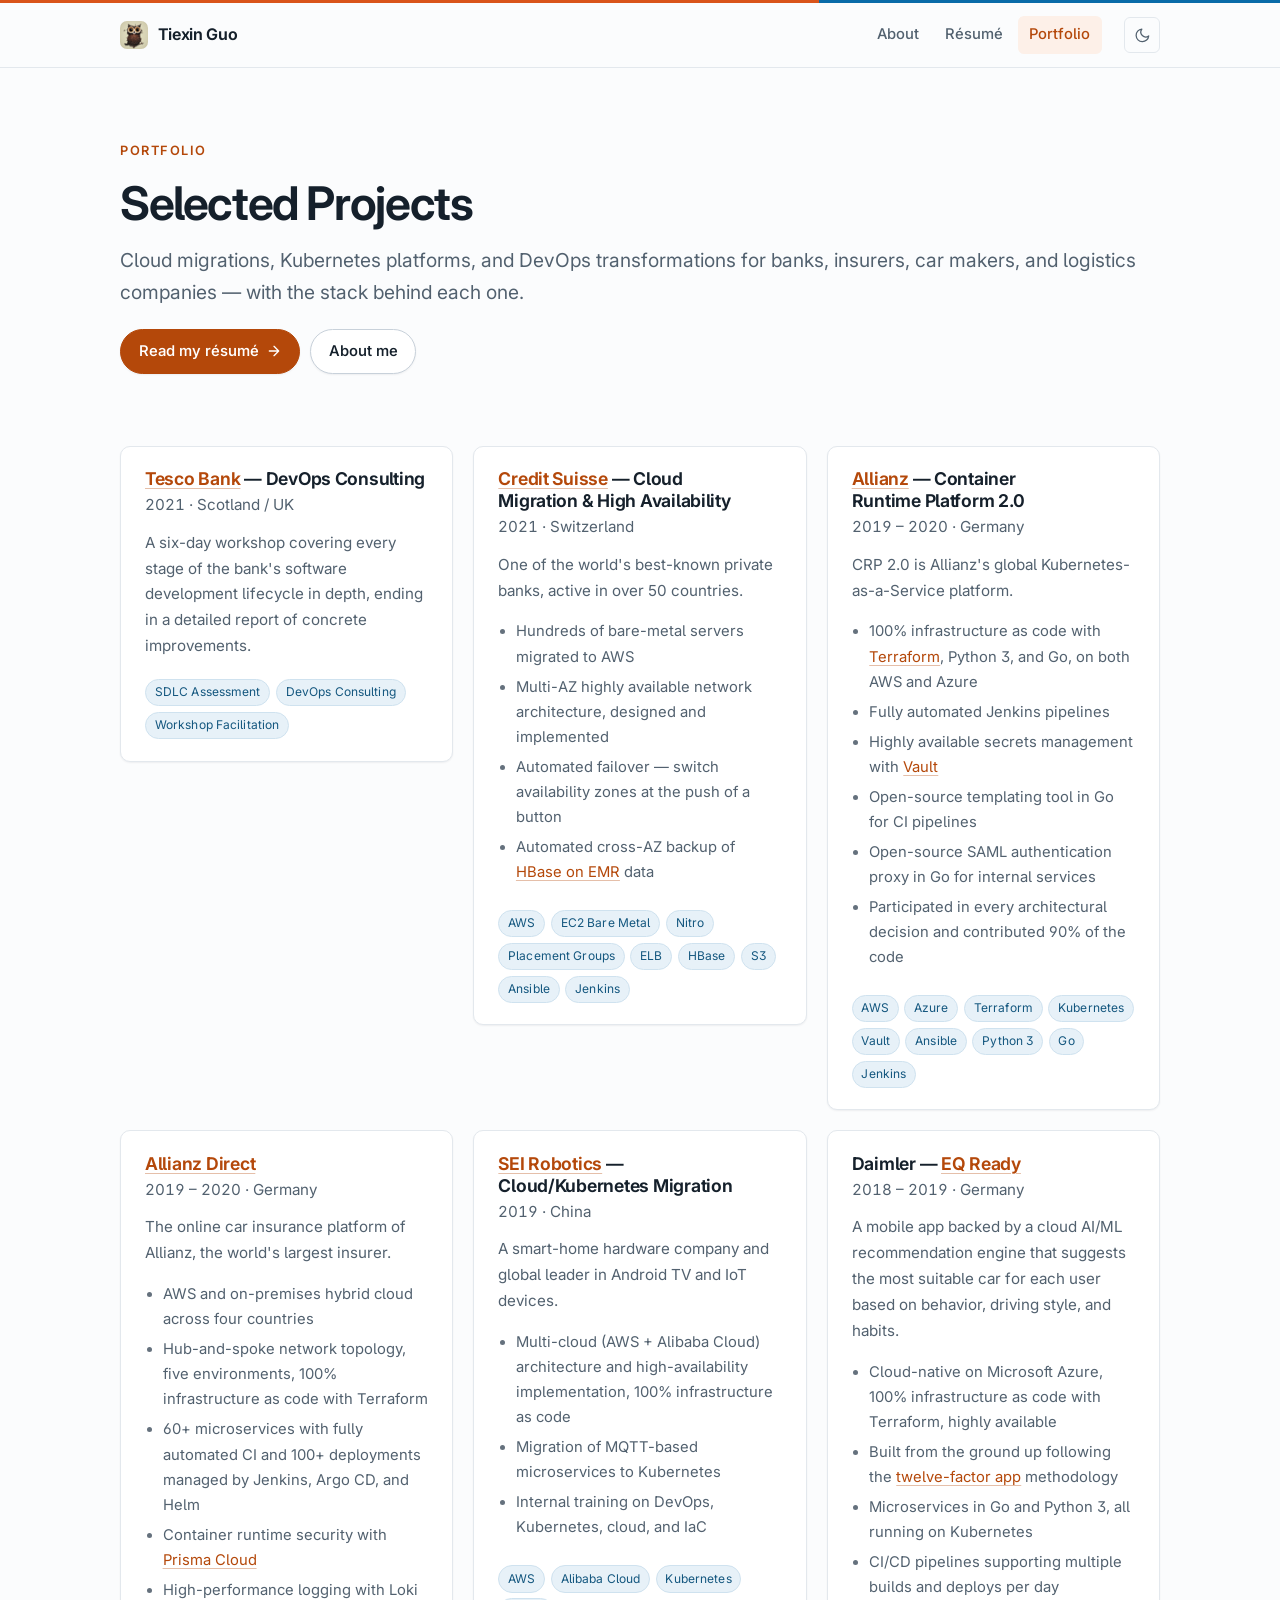
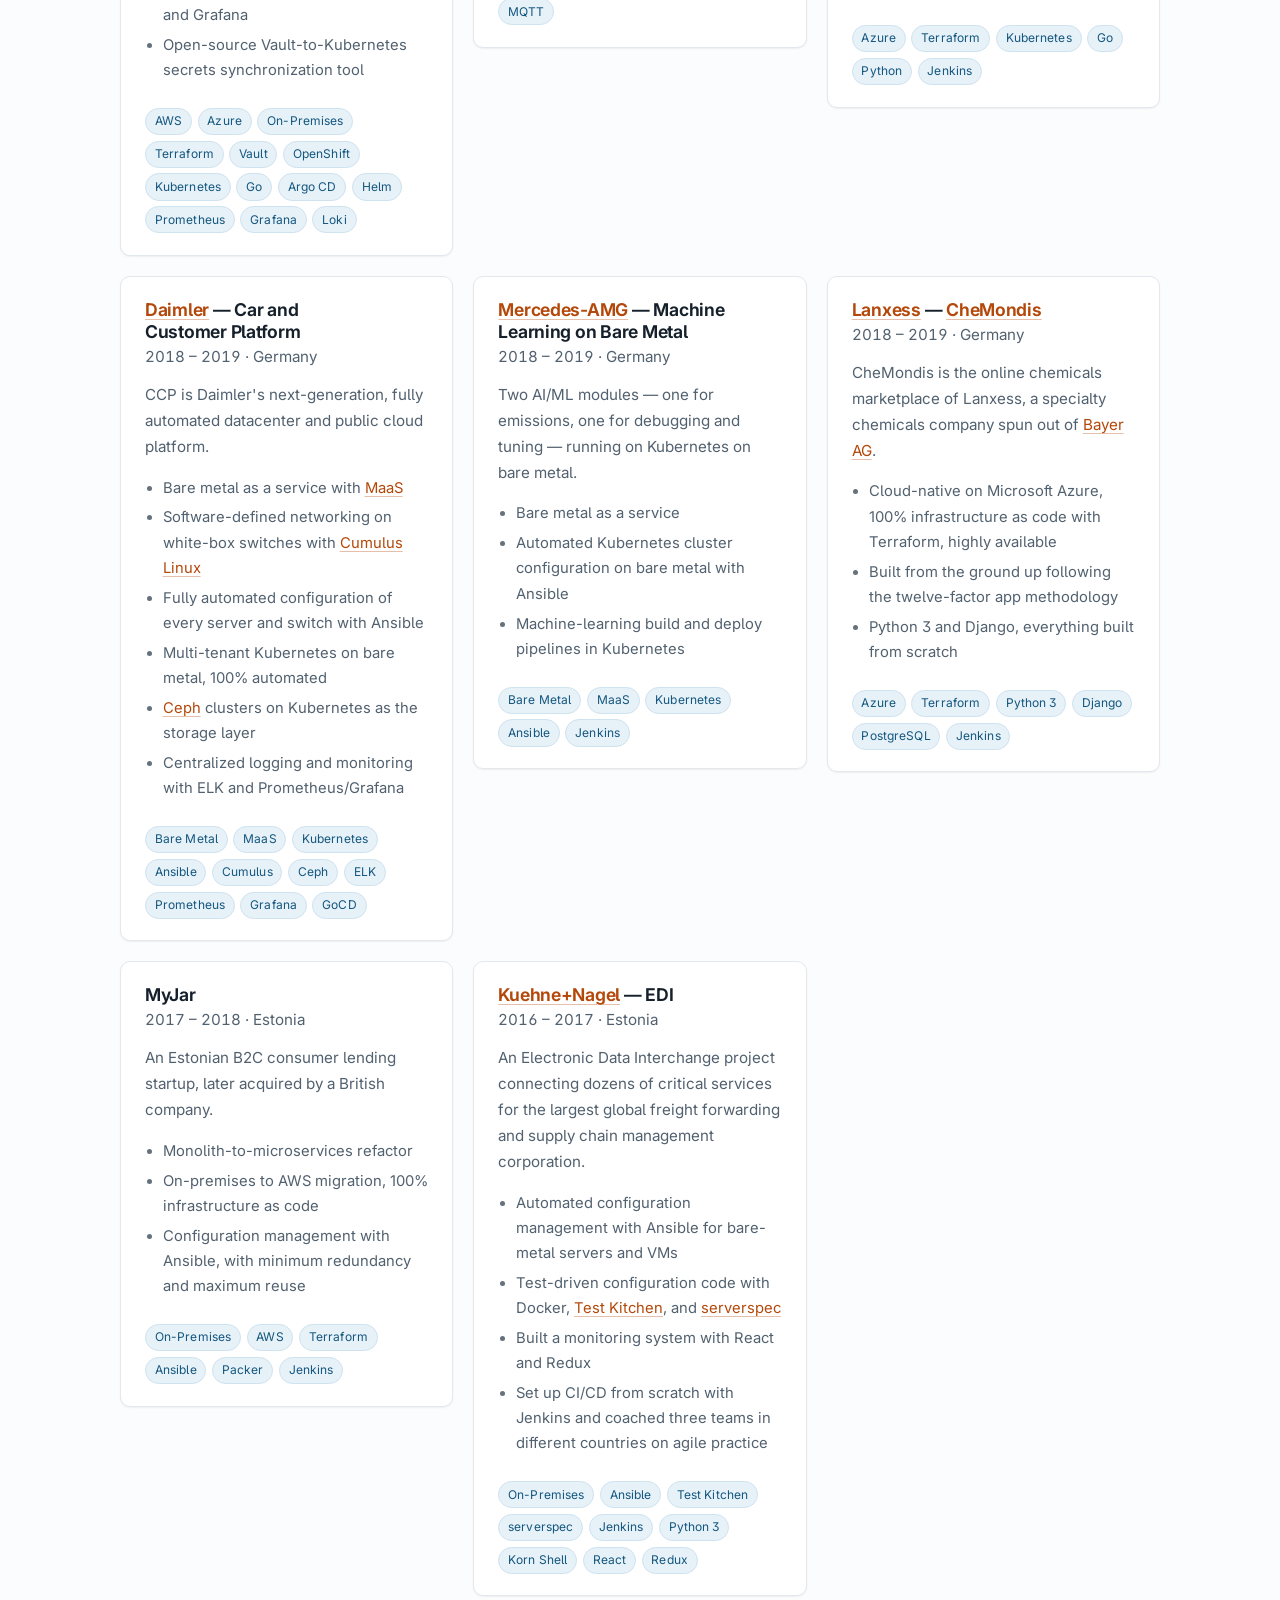
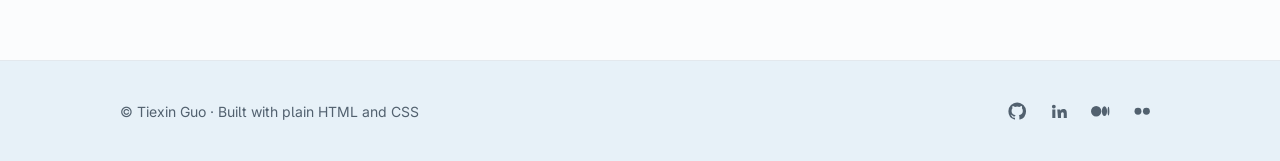
<file: portfolio/index.html>
<!DOCTYPE html>
<html lang="en">

<head>
  <meta charset="utf-8">
  <meta name="viewport" content="width=device-width, initial-scale=1">
  <title>Portfolio — Tiexin Guo</title>
  <meta name="description"
    content="Selected DevOps, cloud, and Kubernetes projects by Tiexin Guo for Tesco Bank, Credit Suisse, Allianz, Daimler, Mercedes-AMG, Lanxess, Kuehne+Nagel, and others.">
  <meta name="author" content="Tiexin Guo">
  <link rel="canonical" href="https://www.guotiexin.com/portfolio/">
  <meta property="og:type" content="website">
  <meta property="og:title" content="Portfolio — Tiexin Guo">
  <meta property="og:description"
    content="Selected DevOps, cloud, and Kubernetes projects, with the tech stack behind each one.">
  <meta property="og:url" content="https://www.guotiexin.com/portfolio/">
  <meta property="og:image" content="https://www.guotiexin.com/assets/img/logo.jpg">
  <meta name="twitter:card" content="summary">
  <link rel="icon" href="/assets/img/favicon-32.png" sizes="32x32">
  <link rel="apple-touch-icon" href="/assets/img/logo-180.png">
  <link rel="preconnect" href="https://fonts.googleapis.com">
  <link rel="preconnect" href="https://fonts.gstatic.com" crossorigin>
  <link rel="stylesheet"
    href="https://fonts.googleapis.com/css2?family=Inter:wght@400;500;600;700&amp;display=swap">
  <link rel="stylesheet" href="/assets/css/style.css">
  <script>
    (function () {
      var r = document.documentElement;
      r.className += " js";
      try {
        var t = localStorage.getItem("theme");
        if (!t) {
          t = window.matchMedia("(prefers-color-scheme: dark)").matches ? "dark" : "light";
        }
        r.setAttribute("data-theme", t);
      } catch (e) {
        r.setAttribute("data-theme", "light");
      }
    })();
  </script>
</head>

<body>
  <a class="skip-link" href="#main">Skip to content</a>

  <header class="site-header">
    <nav class="nav" aria-label="Main">
      <a class="brand" href="/">
        <img src="/assets/img/favicon-32.png" alt="" width="32" height="32">
        <span>Tiexin Guo</span>
      </a>
      <ul class="nav-links">
        <li><a href="/">About</a></li>
        <li><a href="/cv/">Résumé</a></li>
        <li><a href="/portfolio/" aria-current="page">Portfolio</a></li>
      </ul>
      <button class="theme-toggle" type="button" aria-label="Switch to dark theme">
        <svg class="icon-moon" viewBox="0 0 24 24" fill="none" stroke="currentColor" stroke-width="1.8"
          stroke-linecap="round" stroke-linejoin="round" aria-hidden="true">
          <path d="M21 12.79A9 9 0 1 1 11.21 3 7 7 0 0 0 21 12.79z" />
        </svg>
        <svg class="icon-sun" viewBox="0 0 24 24" fill="none" stroke="currentColor" stroke-width="1.8"
          stroke-linecap="round" stroke-linejoin="round" aria-hidden="true">
          <circle cx="12" cy="12" r="4.2" />
          <path d="M12 2v2.5M12 19.5V22M2 12h2.5M19.5 12H22M4.9 4.9l1.8 1.8M17.3 17.3l1.8 1.8M19.1 4.9l-1.8 1.8M6.7 17.3l-1.8 1.8" />
        </svg>
      </button>
    </nav>
  </header>

  <main id="main">
    <div class="wrap wrap--wide">

      <section class="hero">
        <span class="eyebrow">Portfolio</span>
        <h1>Selected Projects</h1>
        <p class="tagline">Cloud migrations, Kubernetes platforms, and DevOps transformations for banks,
          insurers, car makers, and logistics companies — with the stack behind each one.</p>
        <div class="actions">
          <a class="btn btn--primary" href="/cv/">
            Read my résumé
            <svg viewBox="0 0 24 24" fill="none" stroke="currentColor" stroke-width="2" stroke-linecap="round"
              stroke-linejoin="round" aria-hidden="true">
              <path d="M5 12h13M12 5l7 7-7 7" />
            </svg>
          </a>
          <a class="btn" href="/">About me</a>
        </div>
      </section>

      <section aria-label="Projects">
        <ul class="project-grid">

          <li>
            <article class="project">
              <h3><a href="https://www.tescobank.com/" rel="noopener">Tesco Bank</a> — DevOps Consulting</h3>
              <p class="entry-meta">2021 · Scotland / UK</p>
              <p>A six-day workshop covering every stage of the bank's software development lifecycle in depth,
                ending in a detailed report of concrete improvements.</p>
              <ul class="tags">
                <li>SDLC Assessment</li>
                <li>DevOps Consulting</li>
                <li>Workshop Facilitation</li>
              </ul>
            </article>
          </li>

          <li>
            <article class="project">
              <h3><a href="https://www.credit-suisse.com/" rel="noopener">Credit Suisse</a> — Cloud Migration
                &amp; High Availability</h3>
              <p class="entry-meta">2021 · Switzerland</p>
              <p>One of the world's best-known private banks, active in over 50 countries.</p>
              <ul>
                <li>Hundreds of bare-metal servers migrated to AWS</li>
                <li>Multi-AZ highly available network architecture, designed and implemented</li>
                <li>Automated failover — switch availability zones at the push of a button</li>
                <li>Automated cross-AZ backup of
                  <a href="https://aws.amazon.com/emr/features/hbase/" rel="noopener">HBase on EMR</a> data
                </li>
              </ul>
              <ul class="tags">
                <li>AWS</li>
                <li>EC2 Bare Metal</li>
                <li>Nitro</li>
                <li>Placement Groups</li>
                <li>ELB</li>
                <li>HBase</li>
                <li>S3</li>
                <li>Ansible</li>
                <li>Jenkins</li>
              </ul>
            </article>
          </li>

          <li>
            <article class="project">
              <h3><a href="https://www.allianz.com/en.html" rel="noopener">Allianz</a> — Container Runtime
                Platform 2.0</h3>
              <p class="entry-meta">2019 – 2020 · Germany</p>
              <p>CRP 2.0 is Allianz's global Kubernetes-as-a-Service platform.</p>
              <ul>
                <li>100% infrastructure as code with
                  <a href="https://www.terraform.io/" rel="noopener">Terraform</a>, Python 3, and Go, on both
                  AWS and Azure
                </li>
                <li>Fully automated Jenkins pipelines</li>
                <li>Highly available secrets management with
                  <a href="https://www.vaultproject.io/" rel="noopener">Vault</a>
                </li>
                <li>Open-source templating tool in Go for CI pipelines</li>
                <li>Open-source SAML authentication proxy in Go for internal services</li>
                <li>Participated in every architectural decision and contributed 90% of the code</li>
              </ul>
              <ul class="tags">
                <li>AWS</li>
                <li>Azure</li>
                <li>Terraform</li>
                <li>Kubernetes</li>
                <li>Vault</li>
                <li>Ansible</li>
                <li>Python 3</li>
                <li>Go</li>
                <li>Jenkins</li>
              </ul>
            </article>
          </li>

          <li>
            <article class="project">
              <h3><a href="https://allianzdirect.de/" rel="noopener">Allianz Direct</a></h3>
              <p class="entry-meta">2019 – 2020 · Germany</p>
              <p>The online car insurance platform of Allianz, the world's largest insurer.</p>
              <ul>
                <li>AWS and on-premises hybrid cloud across four countries</li>
                <li>Hub-and-spoke network topology, five environments, 100% infrastructure as code with
                  Terraform</li>
                <li>60+ microservices with fully automated CI and 100+ deployments managed by Jenkins, Argo CD,
                  and Helm</li>
                <li>Container runtime security with
                  <a href="https://www.paloaltonetworks.com/prisma/cloud" rel="noopener">Prisma Cloud</a>
                </li>
                <li>High-performance logging with Loki and Grafana</li>
                <li>Open-source Vault-to-Kubernetes secrets synchronization tool</li>
              </ul>
              <ul class="tags">
                <li>AWS</li>
                <li>Azure</li>
                <li>On-Premises</li>
                <li>Terraform</li>
                <li>Vault</li>
                <li>OpenShift</li>
                <li>Kubernetes</li>
                <li>Go</li>
                <li>Argo CD</li>
                <li>Helm</li>
                <li>Prometheus</li>
                <li>Grafana</li>
                <li>Loki</li>
              </ul>
            </article>
          </li>

          <li>
            <article class="project">
              <h3><a href="https://seirobotics.net/" rel="noopener">SEI Robotics</a> — Cloud/Kubernetes
                Migration</h3>
              <p class="entry-meta">2019 · China</p>
              <p>A smart-home hardware company and global leader in Android TV and IoT devices.</p>
              <ul>
                <li>Multi-cloud (AWS + Alibaba Cloud) architecture and high-availability implementation, 100%
                  infrastructure as code</li>
                <li>Migration of MQTT-based microservices to Kubernetes</li>
                <li>Internal training on DevOps, Kubernetes, cloud, and IaC</li>
              </ul>
              <ul class="tags">
                <li>AWS</li>
                <li>Alibaba Cloud</li>
                <li>Kubernetes</li>
                <li>MQTT</li>
              </ul>
            </article>
          </li>

          <li>
            <article class="project">
              <h3>Daimler — <a href="https://www.mercedes-benz.com/en/innovation/eq-ready/" rel="noopener">EQ
                  Ready</a></h3>
              <p class="entry-meta">2018 – 2019 · Germany</p>
              <p>A mobile app backed by a cloud AI/ML recommendation engine that suggests the most suitable car
                for each user based on behavior, driving style, and habits.</p>
              <ul>
                <li>Cloud-native on Microsoft Azure, 100% infrastructure as code with Terraform, highly
                  available</li>
                <li>Built from the ground up following the
                  <a href="https://12factor.net/" rel="noopener">twelve-factor app</a> methodology
                </li>
                <li>Microservices in Go and Python 3, all running on Kubernetes</li>
                <li>CI/CD pipelines supporting multiple builds and deploys per day</li>
              </ul>
              <ul class="tags">
                <li>Azure</li>
                <li>Terraform</li>
                <li>Kubernetes</li>
                <li>Go</li>
                <li>Python</li>
                <li>Jenkins</li>
              </ul>
            </article>
          </li>

          <li>
            <article class="project">
              <h3><a href="https://www.daimler.com/" rel="noopener">Daimler</a> — Car and Customer Platform</h3>
              <p class="entry-meta">2018 – 2019 · Germany</p>
              <p>CCP is Daimler's next-generation, fully automated datacenter and public cloud platform.</p>
              <ul>
                <li>Bare metal as a service with <a href="https://maas.io/" rel="noopener">MaaS</a></li>
                <li>Software-defined networking on white-box switches with
                  <a href="https://www.nvidia.com/en-sg/networking/ethernet-switching/cumulus-linux/"
                    rel="noopener">Cumulus Linux</a>
                </li>
                <li>Fully automated configuration of every server and switch with Ansible</li>
                <li>Multi-tenant Kubernetes on bare metal, 100% automated</li>
                <li><a href="https://ceph.io/" rel="noopener">Ceph</a> clusters on Kubernetes as the storage
                  layer</li>
                <li>Centralized logging and monitoring with ELK and Prometheus/Grafana</li>
              </ul>
              <ul class="tags">
                <li>Bare Metal</li>
                <li>MaaS</li>
                <li>Kubernetes</li>
                <li>Ansible</li>
                <li>Cumulus</li>
                <li>Ceph</li>
                <li>ELK</li>
                <li>Prometheus</li>
                <li>Grafana</li>
                <li>GoCD</li>
              </ul>
            </article>
          </li>

          <li>
            <article class="project">
              <h3><a href="https://www.mercedes-amg.com/" rel="noopener">Mercedes-AMG</a> — Machine Learning on
                Bare Metal</h3>
              <p class="entry-meta">2018 – 2019 · Germany</p>
              <p>Two AI/ML modules — one for emissions, one for debugging and tuning — running on Kubernetes on
                bare metal.</p>
              <ul>
                <li>Bare metal as a service</li>
                <li>Automated Kubernetes cluster configuration on bare metal with Ansible</li>
                <li>Machine-learning build and deploy pipelines in Kubernetes</li>
              </ul>
              <ul class="tags">
                <li>Bare Metal</li>
                <li>MaaS</li>
                <li>Kubernetes</li>
                <li>Ansible</li>
                <li>Jenkins</li>
              </ul>
            </article>
          </li>

          <li>
            <article class="project">
              <h3><a href="https://lanxess.com/" rel="noopener">Lanxess</a> —
                <a href="https://chemondis.com/" rel="noopener">CheMondis</a>
              </h3>
              <p class="entry-meta">2018 – 2019 · Germany</p>
              <p>CheMondis is the online chemicals marketplace of Lanxess, a specialty chemicals company spun
                out of <a href="https://www.bayer.com/en/" rel="noopener">Bayer AG</a>.</p>
              <ul>
                <li>Cloud-native on Microsoft Azure, 100% infrastructure as code with Terraform, highly
                  available</li>
                <li>Built from the ground up following the twelve-factor app methodology</li>
                <li>Python 3 and Django, everything built from scratch</li>
              </ul>
              <ul class="tags">
                <li>Azure</li>
                <li>Terraform</li>
                <li>Python 3</li>
                <li>Django</li>
                <li>PostgreSQL</li>
                <li>Jenkins</li>
              </ul>
            </article>
          </li>

          <li>
            <article class="project">
              <h3>MyJar</h3>
              <p class="entry-meta">2017 – 2018 · Estonia</p>
              <p>An Estonian B2C consumer lending startup, later acquired by a British company.</p>
              <ul>
                <li>Monolith-to-microservices refactor</li>
                <li>On-premises to AWS migration, 100% infrastructure as code</li>
                <li>Configuration management with Ansible, with minimum redundancy and maximum reuse</li>
              </ul>
              <ul class="tags">
                <li>On-Premises</li>
                <li>AWS</li>
                <li>Terraform</li>
                <li>Ansible</li>
                <li>Packer</li>
                <li>Jenkins</li>
              </ul>
            </article>
          </li>

          <li>
            <article class="project">
              <h3><a href="https://home.kuehne-nagel.com/" rel="noopener">Kuehne+Nagel</a> — EDI</h3>
              <p class="entry-meta">2016 – 2017 · Estonia</p>
              <p>An Electronic Data Interchange project connecting dozens of critical services for the largest
                global freight forwarding and supply chain management corporation.</p>
              <ul>
                <li>Automated configuration management with Ansible for bare-metal servers and VMs</li>
                <li>Test-driven configuration code with Docker,
                  <a href="https://kitchen.ci/" rel="noopener">Test Kitchen</a>, and
                  <a href="https://serverspec.org/" rel="noopener">serverspec</a>
                </li>
                <li>Built a monitoring system with React and Redux</li>
                <li>Set up CI/CD from scratch with Jenkins and coached three teams in different countries on
                  agile practice</li>
              </ul>
              <ul class="tags">
                <li>On-Premises</li>
                <li>Ansible</li>
                <li>Test Kitchen</li>
                <li>serverspec</li>
                <li>Jenkins</li>
                <li>Python 3</li>
                <li>Korn Shell</li>
                <li>React</li>
                <li>Redux</li>
              </ul>
            </article>
          </li>

        </ul>
      </section>

    </div>
  </main>

  <footer class="site-footer">
    <div class="footer-inner">
      <p style="margin:0">© Tiexin Guo · Built with plain HTML and CSS</p>
      <ul class="socials">
        <li>
          <a href="https://github.com/ironcore864" rel="me noopener" aria-label="GitHub">
            <svg viewBox="0 0 24 24" fill="currentColor" aria-hidden="true">
              <path
                d="M12 .5A11.5 11.5 0 0 0 .5 12a11.5 11.5 0 0 0 7.86 10.92c.58.1.79-.25.79-.55v-1.94c-3.2.7-3.88-1.54-3.88-1.54-.53-1.34-1.29-1.7-1.29-1.7-1.05-.72.08-.7.08-.7 1.16.08 1.77 1.19 1.77 1.19 1.03 1.77 2.71 1.26 3.37.96.1-.75.4-1.26.73-1.55-2.55-.29-5.24-1.28-5.24-5.7 0-1.26.45-2.29 1.19-3.1-.12-.29-.52-1.46.11-3.05 0 0 .96-.31 3.15 1.18a10.9 10.9 0 0 1 5.74 0c2.18-1.49 3.14-1.18 3.14-1.18.63 1.59.23 2.76.12 3.05.74.81 1.18 1.84 1.18 3.1 0 4.43-2.69 5.4-5.26 5.69.42.36.79 1.06.79 2.14v3.17c0 .3.21.66.8.55A11.5 11.5 0 0 0 23.5 12A11.5 11.5 0 0 0 12 .5z" />
            </svg>
          </a>
        </li>
        <li>
          <a href="https://www.linkedin.com/in/guotiexin/" rel="me noopener" aria-label="LinkedIn">
            <svg viewBox="0 0 24 24" fill="currentColor" aria-hidden="true">
              <path
                d="M4.98 3.5A2.5 2.5 0 1 0 5 8.5a2.5 2.5 0 0 0-.02-5zM3 9.75h4v11.25H3zM9.5 9.75h3.83v1.54h.05a4.2 4.2 0 0 1 3.78-2.08c4.04 0 4.79 2.66 4.79 6.12V21h-4v-4.98c0-1.19-.02-2.72-1.66-2.72-1.66 0-1.91 1.3-1.91 2.64V21h-4z" />
            </svg>
          </a>
        </li>
        <li>
          <a href="https://medium.com/@IronCore864" rel="me noopener" aria-label="Medium">
            <svg viewBox="0 0 24 24" fill="currentColor" aria-hidden="true">
              <path
                d="M13.54 12a6.8 6.8 0 0 1-6.77 6.82A6.8 6.8 0 0 1 0 12a6.8 6.8 0 0 1 6.77-6.82A6.8 6.8 0 0 1 13.54 12zM20.96 12c0 3.54-1.51 6.4-3.39 6.4-1.87 0-3.39-2.86-3.39-6.4s1.52-6.4 3.4-6.4 3.38 2.86 3.38 6.4zM24 12c0 3.17-.53 5.74-1.19 5.74-.66 0-1.19-2.57-1.19-5.74s.53-5.74 1.19-5.74C23.47 6.26 24 8.83 24 12z" />
            </svg>
          </a>
        </li>
        <li>
          <a href="https://flickr.com/people/ironcore864/" rel="me noopener" aria-label="Flickr">
            <svg viewBox="0 0 24 24" fill="currentColor" aria-hidden="true">
              <circle cx="6.5" cy="12" r="4.5" />
              <circle cx="17.5" cy="12" r="4.5" />
            </svg>
          </a>
        </li>
      </ul>
    </div>
  </footer>

  <script src="/assets/js/theme.js" defer></script>
</body>

</html>
</file>
<file: assets/css/style.css>
/* ==========================================================================
   guotiexin.com — base stylesheet
   No framework, no build step. Design tokens first, then layout, then
   components, then responsive overrides, then print.
   ========================================================================== */

/* --------------------------------------------------------------------------
   1. Design tokens
   -------------------------------------------------------------------------- */

:root {
  --font-sans: "Inter", -apple-system, BlinkMacSystemFont, "Segoe UI", Roboto,
    "Helvetica Neue", Arial, "Noto Sans", sans-serif;
  --font-mono: ui-monospace, SFMono-Regular, "SF Mono", Menlo, Consolas,
    "Liberation Mono", monospace;

  /* Light theme — Gulf racing livery. Orange carries the identity and all
     interactive colour; Gulf blue is structural only (never a link), so the
     two never compete. Every text colour clears 4.5:1 on --bg. */
  --bg: #fbfcfd;
  --bg-subtle: #f3f6f9;
  --bg-elevated: #ffffff;
  --text: #15202b;
  --text-muted: #52616f;
  --text-faint: #65717d;
  --border: #e3e8ed;
  --border-strong: #c8d1da;
  --accent: #b4480a;
  --accent-hover: #9c4208;
  --accent-soft: #fdf0e8;
  --orange: #d9541a;
  --orange-text: #b4480a;
  --blue: #0a6ba8;
  --blue-text: #14577f;
  --blue-soft: #e7f1f8;
  --blue-border: #cfe2ef;
  --shadow-sm: 0 1px 2px rgba(16, 23, 34, 0.06);
  --shadow-md: 0 6px 20px -6px rgba(16, 23, 34, 0.16);

  /* Metrics */
  --w-text: 46rem;
  --w-wide: 68rem;
  --radius: 10px;
  --radius-sm: 6px;
  --header-h: 4rem;
}

:root[data-theme="dark"] {
  --bg: #101722;
  --bg-subtle: #16202c;
  --bg-elevated: #1a242f;
  --text: #e8edf2;
  --text-muted: #aab6c2;
  --text-faint: #8a97a3;
  --border: #26323f;
  --border-strong: #3a4857;
  --accent: #ff8a3d;
  --accent-hover: #ff9a52;
  --accent-soft: #2b1a0f;
  --orange: #ff8a3d;
  --orange-text: #ff9a52;
  --blue: #8fd0ee;
  --blue-text: #a6d8f0;
  --blue-soft: #17293a;
  --blue-border: #2d4355;
  --shadow-sm: 0 1px 2px rgba(0, 0, 0, 0.4);
  --shadow-md: 0 6px 20px -6px rgba(0, 0, 0, 0.6);
}

/* Same tokens for visitors with JS disabled: follow the OS preference
   unless light was explicitly chosen. */
@media (prefers-color-scheme: dark) {
  :root:not([data-theme="light"]) {
    --bg: #101722;
    --bg-subtle: #16202c;
    --bg-elevated: #1a242f;
    --text: #e8edf2;
    --text-muted: #aab6c2;
    --text-faint: #8a97a3;
    --border: #26323f;
    --border-strong: #3a4857;
    --accent: #ff8a3d;
    --accent-hover: #ff9a52;
    --accent-soft: #2b1a0f;
    --orange: #ff8a3d;
    --orange-text: #ff9a52;
    --blue: #8fd0ee;
    --blue-text: #a6d8f0;
    --blue-soft: #17293a;
    --blue-border: #2d4355;
    --shadow-sm: 0 1px 2px rgba(0, 0, 0, 0.4);
    --shadow-md: 0 6px 20px -6px rgba(0, 0, 0, 0.6);
  }

  :root:not([data-theme="light"]) .btn--primary,
  :root:not([data-theme="light"]) .btn--primary:hover {
    color: #101722;
  }
}

/* --------------------------------------------------------------------------
   2. Reset and base
   -------------------------------------------------------------------------- */

*,
*::before,
*::after {
  box-sizing: border-box;
}

html {
  -webkit-text-size-adjust: 100%;
  scroll-behavior: smooth;
  scroll-padding-top: calc(var(--header-h) + 1rem);
}

@media (prefers-reduced-motion: reduce) {
  html {
    scroll-behavior: auto;
  }

  *,
  *::before,
  *::after {
    animation-duration: 0.01ms !important;
    transition-duration: 0.01ms !important;
  }
}

body {
  margin: 0;
  background: var(--bg);
  color: var(--text);
  font-family: var(--font-sans);
  font-size: 1rem;
  line-height: 1.7;
  font-feature-settings: "cv05" 1, "ss01" 1;
  -webkit-font-smoothing: antialiased;
  -moz-osx-font-smoothing: grayscale;
}

h1,
h2,
h3,
h4 {
  margin: 0;
  line-height: 1.25;
  letter-spacing: -0.015em;
  font-weight: 650;
  text-wrap: balance;
}

h1 {
  font-size: clamp(2rem, 1.4rem + 2.4vw, 2.9rem);
  letter-spacing: -0.03em;
}

h2 {
  font-size: clamp(1.4rem, 1.2rem + 0.8vw, 1.7rem);
}

h3 {
  font-size: 1.1rem;
}

p,
ul,
ol {
  margin: 0 0 1rem;
}

ul,
ol {
  padding-left: 1.25rem;
}

li {
  margin-bottom: 0.3rem;
}

li::marker {
  color: var(--text-faint);
}

a {
  color: var(--accent);
  text-decoration-color: color-mix(in srgb, var(--accent) 35%, transparent);
  text-decoration-thickness: 1px;
  text-underline-offset: 0.18em;
  transition: color 0.15s ease, text-decoration-color 0.15s ease;
}

a:hover {
  color: var(--accent-hover);
  text-decoration-color: currentColor;
}

:focus-visible {
  outline: 2px solid var(--accent);
  outline-offset: 3px;
  border-radius: 2px;
}

img {
  max-width: 100%;
  height: auto;
}

hr {
  border: 0;
  border-top: 1px solid var(--border);
  margin: 2.5rem 0;
}

code {
  font-family: var(--font-mono);
  font-size: 0.9em;
}

/* --------------------------------------------------------------------------
   3. Layout primitives
   -------------------------------------------------------------------------- */

.wrap {
  width: 100%;
  max-width: var(--w-text);
  margin-inline: auto;
  padding-inline: 1.5rem;
}

.wrap--wide {
  max-width: var(--w-wide);
}

.skip-link {
  position: absolute;
  left: -9999px;
  top: 0;
  z-index: 100;
  padding: 0.6rem 1rem;
  background: var(--accent);
  color: #fff;
  border-radius: 0 0 var(--radius-sm) 0;
}

.skip-link:focus {
  left: 0;
}

main {
  padding-block: 3.5rem 4rem;
}

section + section {
  margin-top: 3.5rem;
}

.section-title {
  position: relative;
  margin-bottom: 1.5rem;
  padding-bottom: 0.6rem;
  border-bottom: 1px solid var(--border);
}

/* Short orange stripe over the rule — the Gulf livery cue. */
.section-title::after {
  content: "";
  position: absolute;
  bottom: -1px;
  left: 0;
  width: 2.75rem;
  height: 2px;
  background: var(--blue);
}

/* --------------------------------------------------------------------------
   4. Header / navigation
   -------------------------------------------------------------------------- */

/* Thin blue-to-orange stripe across the top of every page. */
.site-header::before {
  content: "";
  display: block;
  height: 3px;
  background: linear-gradient(90deg, var(--orange) 0 64%, var(--blue) 64% 100%);
}

.site-header {
  position: sticky;
  top: 0;
  z-index: 50;
  background: color-mix(in srgb, var(--bg) 85%, transparent);
  backdrop-filter: saturate(1.4) blur(10px);
  -webkit-backdrop-filter: saturate(1.4) blur(10px);
  border-bottom: 1px solid var(--border);
}

.nav {
  display: flex;
  align-items: center;
  gap: 1rem;
  min-height: var(--header-h);
  max-width: var(--w-wide);
  margin-inline: auto;
  padding-inline: 1.5rem;
}

.brand {
  display: inline-flex;
  align-items: center;
  gap: 0.6rem;
  margin-right: auto;
  font-weight: 650;
  letter-spacing: -0.02em;
  color: var(--text);
  text-decoration: none;
  white-space: nowrap;
}

.brand:hover {
  color: var(--text);
}

.brand img {
  width: 28px;
  height: 28px;
  border-radius: 7px;
  flex: none;
}

.nav-links {
  display: flex;
  align-items: center;
  gap: 0.25rem;
  margin: 0;
  padding: 0;
  list-style: none;
}

.nav-links li {
  margin: 0;
}

.nav-links a {
  display: block;
  padding: 0.4rem 0.7rem;
  border-radius: var(--radius-sm);
  color: var(--text-muted);
  font-size: 0.925rem;
  font-weight: 500;
  text-decoration: none;
}

.nav-links a:hover {
  background: var(--bg-subtle);
  color: var(--text);
}

.nav-links a[aria-current="page"] {
  color: var(--accent);
  background: var(--accent-soft);
}

.theme-toggle {
  display: none;
  place-items: center;
  width: 2.25rem;
  height: 2.25rem;
  margin-left: 0.4rem;
  padding: 0;
  border: 1px solid var(--border);
  border-radius: var(--radius-sm);
  background: transparent;
  color: var(--text-muted);
  cursor: pointer;
  transition: background 0.15s ease, color 0.15s ease;
}

/* Only useful with scripting enabled; the class is set by the inline
   head script. */
:root.js .theme-toggle {
  display: inline-grid;
}

.theme-toggle:hover {
  background: var(--bg-subtle);
  color: var(--text);
}

.theme-toggle svg {
  width: 1.05rem;
  height: 1.05rem;
}

:root[data-theme="dark"] .theme-toggle .icon-moon,
:root:not([data-theme="dark"]) .theme-toggle .icon-sun {
  display: none;
}

/* --------------------------------------------------------------------------
   5. Hero
   -------------------------------------------------------------------------- */

.hero {
  padding-block: 1rem 0.5rem;
}

.hero .eyebrow {
  display: block;
  margin-bottom: 0.75rem;
  color: var(--orange-text);
  font-size: 0.8rem;
  font-weight: 600;
  letter-spacing: 0.12em;
  text-transform: uppercase;
}

.hero h1 {
  margin-bottom: 0.75rem;
}

.hero .tagline {
  font-size: clamp(1.05rem, 1rem + 0.4vw, 1.2rem);
  color: var(--text-muted);
  margin-bottom: 1.25rem;
}

.meta-row {
  display: flex;
  flex-wrap: wrap;
  gap: 0.5rem 1.25rem;
  margin-bottom: 1.75rem;
  color: var(--text-muted);
  font-size: 0.9rem;
}

.meta-row span,
.meta-row a {
  display: inline-flex;
  align-items: center;
  gap: 0.4rem;
}

.meta-row svg {
  width: 1rem;
  height: 1rem;
  flex: none;
  color: var(--text-faint);
}

.actions {
  display: flex;
  flex-wrap: wrap;
  gap: 0.6rem;
  margin-bottom: 0.5rem;
}

.btn {
  display: inline-flex;
  align-items: center;
  gap: 0.45rem;
  padding: 0.55rem 1.1rem;
  border: 1px solid var(--border-strong);
  border-radius: 999px;
  background: var(--bg-elevated);
  color: var(--text);
  font-size: 0.925rem;
  font-weight: 550;
  text-decoration: none;
  box-shadow: var(--shadow-sm);
  transition: transform 0.15s ease, box-shadow 0.15s ease,
    background 0.15s ease, border-color 0.15s ease;
}

.btn:hover {
  color: var(--text);
  border-color: var(--accent);
  box-shadow: var(--shadow-md);
  transform: translateY(-1px);
}

.btn svg {
  width: 1rem;
  height: 1rem;
}

.btn--primary {
  background: var(--accent);
  border-color: var(--accent);
  color: #fff;
}

.btn--primary:hover {
  background: var(--accent-hover);
  border-color: var(--accent-hover);
  color: #fff;
}

:root[data-theme="dark"] .btn--primary,
:root[data-theme="dark"] .btn--primary:hover {
  color: #101722;
}

/* --------------------------------------------------------------------------
   6. Cards and grids
   -------------------------------------------------------------------------- */

.card-grid {
  display: grid;
  align-items: start;
  gap: 1rem;
  grid-template-columns: repeat(auto-fit, minmax(15rem, 1fr));
  padding: 0;
  margin: 0;
  list-style: none;
}

.card-grid li {
  margin: 0;
}

.card {
  height: 100%;
  padding: 1.1rem 1.25rem;
  border: 1px solid var(--border);
  border-radius: var(--radius);
  background: var(--bg-elevated);
  box-shadow: var(--shadow-sm);
}

.card h3 {
  margin-bottom: 0.35rem;
  font-size: 1rem;
}

.card p {
  margin: 0;
  color: var(--text-muted);
  font-size: 0.9rem;
  line-height: 1.6;
}

.stat {
  display: block;
  font-size: 1.65rem;
  font-weight: 680;
  letter-spacing: -0.03em;
  line-height: 1.2;
  color: var(--orange-text);
}

.stat-label {
  color: var(--text-muted);
  font-size: 0.875rem;
}

/* --------------------------------------------------------------------------
   7. Timeline (résumé)
   -------------------------------------------------------------------------- */

.timeline {
  list-style: none;
  margin: 0;
  padding: 0 0 0 1.5rem;
  border-left: 1px solid var(--border);
}

.timeline > li {
  position: relative;
  margin: 0 0 2rem;
  padding-left: 0.25rem;
}

.timeline > li:last-child {
  margin-bottom: 0;
}

.timeline > li::before {
  content: "";
  position: absolute;
  top: 0.55rem;
  left: -1.8rem;
  width: 9px;
  height: 9px;
  border-radius: 50%;
  background: var(--bg);
  border: 2px solid var(--border-strong);
}

.timeline > li:first-child::before {
  background: var(--orange);
  border-color: var(--orange);
}

.entry-head {
  display: flex;
  flex-wrap: wrap;
  align-items: baseline;
  gap: 0.25rem 0.75rem;
  margin-bottom: 0.1rem;
}

.entry-head h3 {
  margin: 0;
  font-size: 1.075rem;
}

.entry-org {
  font-weight: 650;
}

.entry-role {
  color: var(--text-muted);
  font-weight: 450;
}

.entry-meta {
  margin-bottom: 0.5rem;
  color: var(--text-faint);
  font-size: 0.85rem;
  font-variant-numeric: tabular-nums;
}

.entry-body {
  margin: 0;
  padding-left: 1.1rem;
  list-style: disc;
  color: var(--text-muted);
}

.entry-body li {
  margin-bottom: 0.35rem;
}

/* --------------------------------------------------------------------------
   8. Portfolio
   -------------------------------------------------------------------------- */

.project-grid {
  display: grid;
  align-items: start;
  gap: 1.25rem;
  grid-template-columns: repeat(auto-fit, minmax(20rem, 1fr));
  margin: 0;
  padding: 0;
  list-style: none;
}

.project-grid > li {
  margin: 0;
}

.project {
  display: flex;
  flex-direction: column;
  padding: 1.35rem 1.5rem;
  border: 1px solid var(--border);
  border-radius: var(--radius);
  background: var(--bg-elevated);
  box-shadow: var(--shadow-sm);
  transition: border-color 0.15s ease, box-shadow 0.15s ease,
    transform 0.15s ease;
}

.project:hover {
  border-color: var(--border-strong);
  box-shadow: var(--shadow-md);
  transform: translateY(-2px);
}

.project h3 {
  margin-bottom: 0.1rem;
}

.project .entry-meta {
  margin-bottom: 0.75rem;
}

.project ul:not(.tags) {
  margin: 0 0 1rem;
  padding-left: 1.1rem;
  list-style: disc;
  color: var(--text-muted);
  font-size: 0.925rem;
}

.project > p {
  color: var(--text-muted);
  font-size: 0.95rem;
}

.tags {
  display: flex;
  flex-wrap: wrap;
  gap: 0.35rem;
  margin: auto 0 0;
  padding: 0;
  list-style: none;
}

.project .tags {
  margin-top: 0.25rem;
}

.tags li {
  margin: 0;
  padding: 0.15rem 0.55rem;
  border: 1px solid var(--blue-border);
  border-radius: 999px;
  background: var(--blue-soft);
  color: var(--blue-text);
  font-size: 0.75rem;
  letter-spacing: 0.01em;
  white-space: nowrap;
}

/* --------------------------------------------------------------------------
   9. Misc content blocks
   -------------------------------------------------------------------------- */

.lead {
  font-size: 1.1rem;
  color: var(--text-muted);
}

.prose h3 {
  margin-top: 2rem;
  margin-bottom: 0.5rem;
}

.prose > :first-child {
  margin-top: 0;
}

.callout {
  padding: 1.1rem 1.35rem;
  border: 1px solid var(--border);
  border-left: 3px solid var(--blue);
  border-radius: var(--radius-sm);
  background: var(--bg-subtle);
}

.callout > :last-child {
  margin-bottom: 0;
}

.link-list {
  list-style: none;
  margin: 0;
  padding: 0;
}

.link-list li {
  padding: 0.65rem 0;
  border-bottom: 1px solid var(--border);
  margin: 0;
}

.link-list li:last-child {
  border-bottom: 0;
}

.plain-list {
  list-style: none;
  padding-left: 0;
}

.plain-list > li {
  padding-left: 1.1rem;
  position: relative;
}

.plain-list > li::before {
  content: "";
  position: absolute;
  left: 0;
  top: 0.75em;
  width: 5px;
  height: 5px;
  border-radius: 50%;
  background: var(--orange);
}

/* --------------------------------------------------------------------------
   10. Footer
   -------------------------------------------------------------------------- */

.site-footer {
  border-top: 1px solid var(--border);
  background: var(--blue-soft);
  padding-block: 2rem;
  color: var(--text-muted);
  font-size: 0.875rem;
}

.footer-inner {
  display: flex;
  flex-wrap: wrap;
  align-items: center;
  justify-content: space-between;
  gap: 1rem;
  max-width: var(--w-wide);
  margin-inline: auto;
  padding-inline: 1.5rem;
}

.socials {
  display: flex;
  gap: 0.35rem;
  margin: 0;
  padding: 0;
  list-style: none;
}

.socials li {
  margin: 0;
}

.socials a {
  display: inline-grid;
  place-items: center;
  width: 2.25rem;
  height: 2.25rem;
  border-radius: var(--radius-sm);
  color: var(--text-muted);
}

.socials a:hover {
  background: var(--bg-elevated);
  color: var(--accent);
}

.socials svg {
  width: 1.15rem;
  height: 1.15rem;
}

/* --------------------------------------------------------------------------
   11. Responsive
   -------------------------------------------------------------------------- */

@media (max-width: 34rem) {
  :root {
    --header-h: 3.5rem;
  }

  .wrap,
  .nav,
  .footer-inner {
    padding-inline: 1.15rem;
  }

  .nav {
    gap: 0.25rem;
  }

  .brand span {
    display: none;
  }

  .nav-links a {
    padding-inline: 0.5rem;
    font-size: 0.875rem;
  }

  main {
    padding-block: 2.5rem 3rem;
  }

  .timeline {
    padding-left: 1.15rem;
  }

  .project {
    padding: 1.15rem 1.2rem;
  }
}

/* --------------------------------------------------------------------------
   12. Print — the résumé page should produce a clean PDF
   -------------------------------------------------------------------------- */

@media print {
  :root {
    --bg: #fff;
    --bg-subtle: #fff;
    --bg-elevated: #fff;
    --text: #000;
    --text-muted: #222;
    --text-faint: #444;
    --border: #bbb;
    --border-strong: #888;
    --accent: #000;
    --orange: #000;
    --orange-text: #000;
    --blue: #000;
    --blue-text: #000;
    --blue-soft: #fff;
    --blue-border: #bbb;
    --shadow-sm: none;
    --shadow-md: none;
  }

  .site-header,
  .site-footer,
  .actions,
  .print-hide {
    display: none !important;
  }

  body {
    font-size: 10.5pt;
    line-height: 1.45;
  }

  main {
    padding-block: 0;
  }

  .wrap {
    max-width: none;
    padding-inline: 0;
  }

  section + section {
    margin-top: 1.5rem;
  }

  /* Keep individual entries intact, but let long sections flow across
     pages — avoiding breaks inside a whole section wastes most of a page. */
  .timeline > li,
  .project,
  .card {
    break-inside: avoid;
    page-break-inside: avoid;
  }

  h2,
  h3 {
    break-after: avoid;
    page-break-after: avoid;
  }

  .timeline > li {
    margin-bottom: 0.9rem;
  }

  /* The rail and dots sit outside the content box, which the page margin
     clips — drop them and let the entries read as a plain list. */
  .timeline {
    padding-left: 0;
    border-left: 0;
  }

  .timeline > li::before {
    display: none;
  }

  a {
    text-decoration: none;
  }
}
</file>
